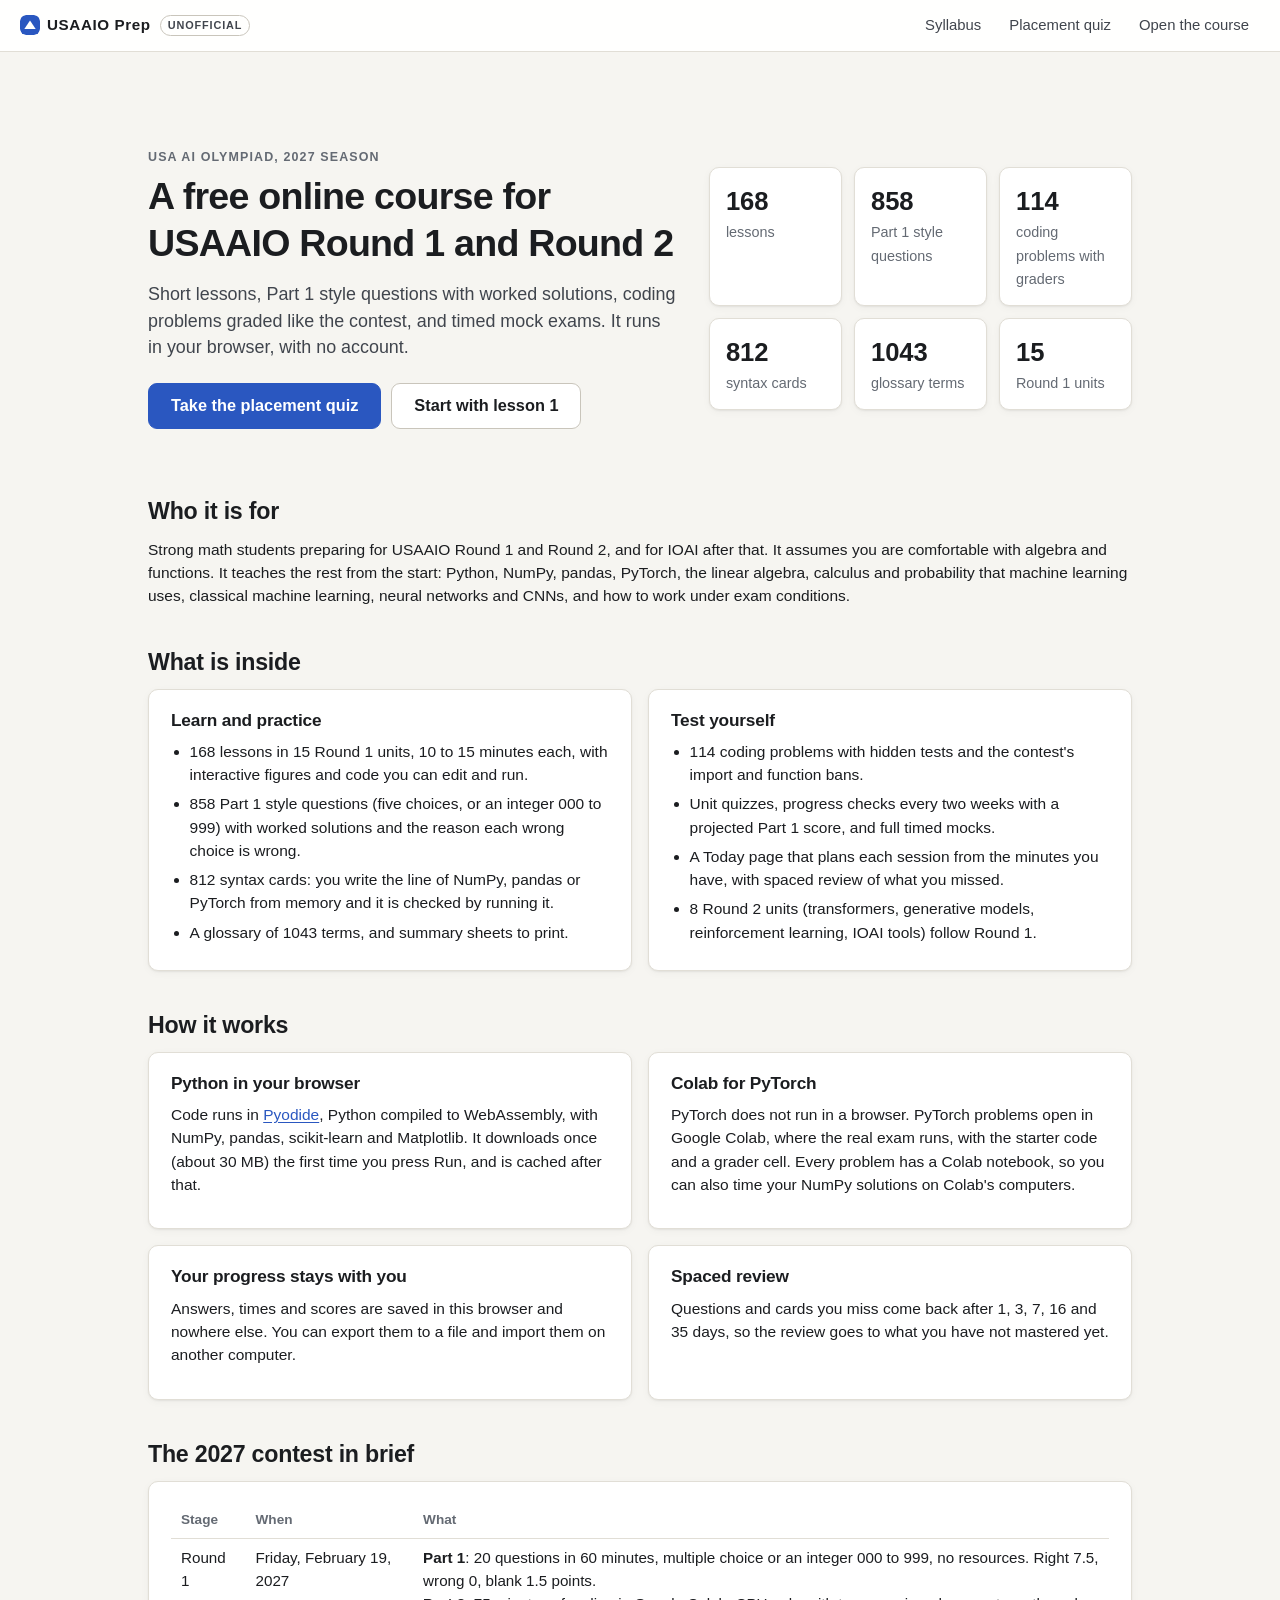
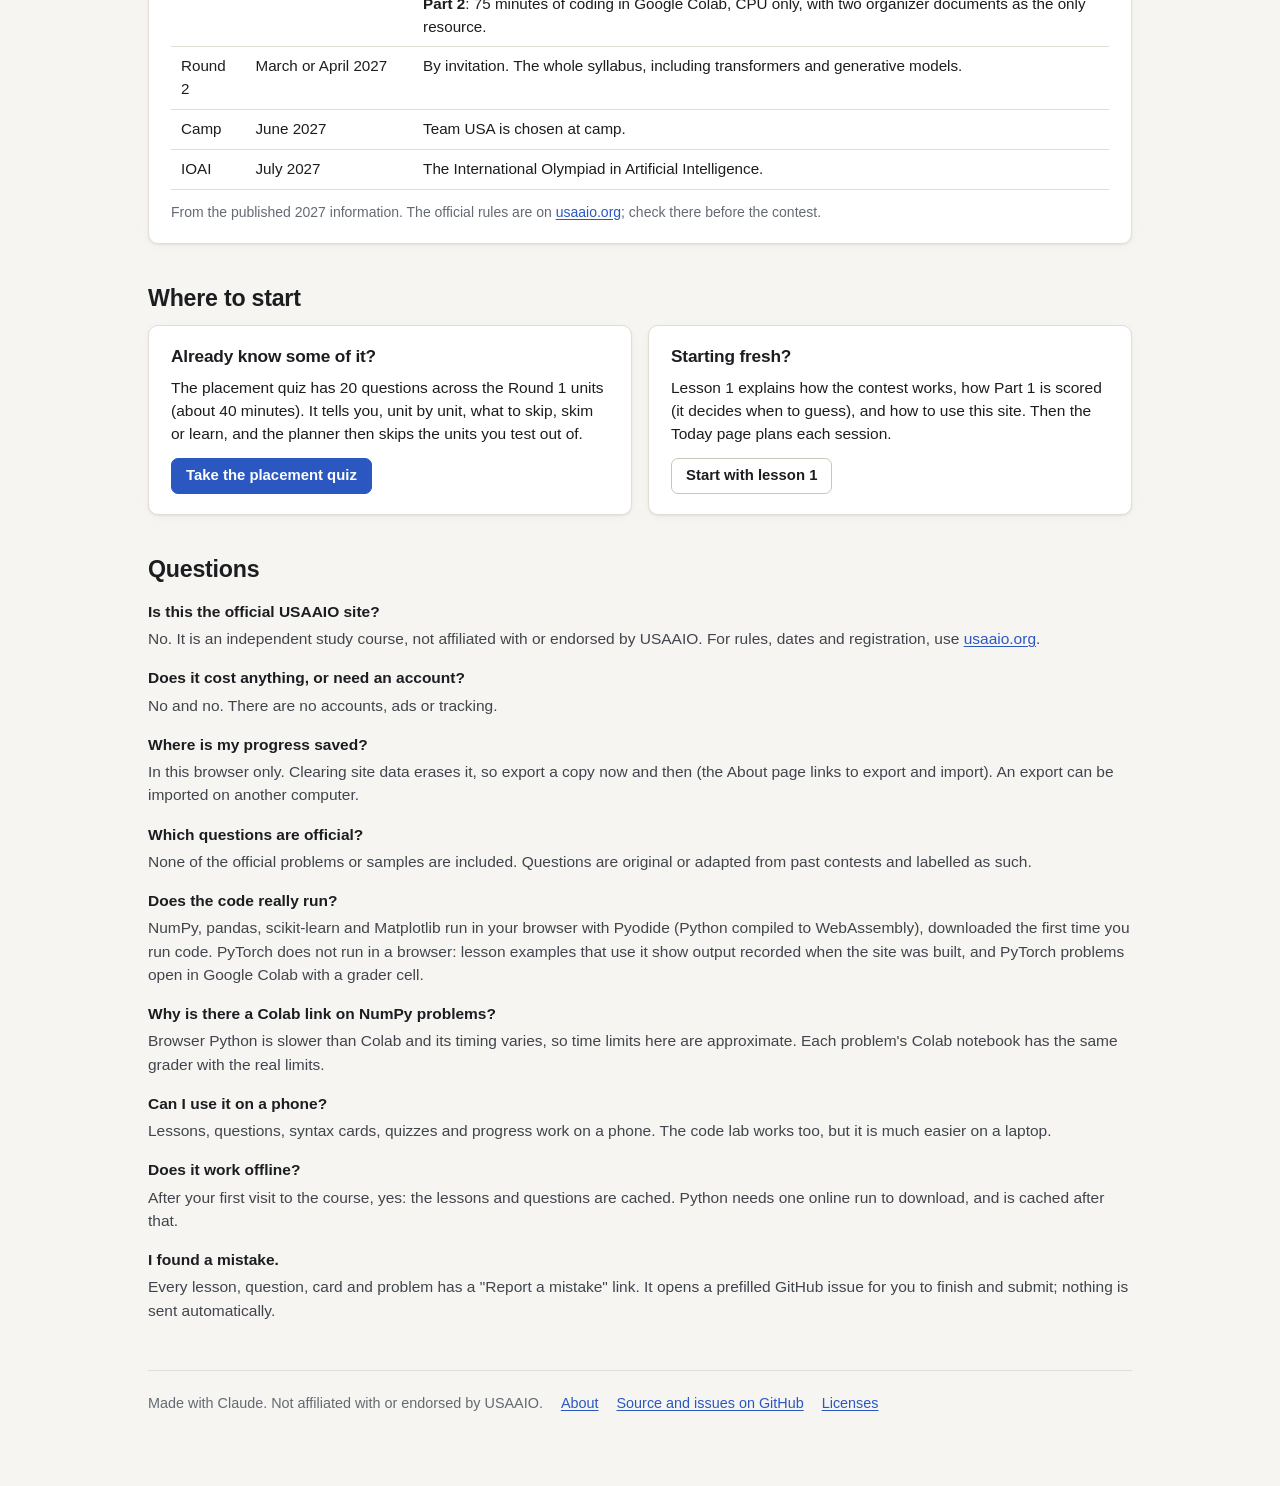
<file: index.html>
<!doctype html>
<html lang="en">
<head>
<meta charset="utf-8">
<meta name="viewport" content="width=device-width, initial-scale=1">
<title>USAAIO Prep: a free course for USAAIO Round 1 and 2</title>
<meta name="description" content="Free, unofficial study course for the USA AI Olympiad (USAAIO) Round 1 and Round 2: lessons, practice questions, coding problems with graders and timed mocks. Runs in your browser.">
<meta name="color-scheme" content="light dark">
<link rel="canonical" href="https://bengreff.github.io/usaaio-prep/">
<meta property="og:title" content="USAAIO Prep: a free course for USAAIO Round 1 and 2">
<meta property="og:description" content="Free, unofficial study course for the USA AI Olympiad (USAAIO) Round 1 and Round 2: lessons, practice questions, coding problems with graders and timed mocks. Runs in your browser.">
<meta property="og:type" content="website">
<meta property="og:url" content="https://bengreff.github.io/usaaio-prep/">
<meta property="og:image" content="https://bengreff.github.io/usaaio-prep/og.png">
<meta property="og:image:width" content="1200">
<meta property="og:image:height" content="630">
<meta name="twitter:card" content="summary_large_image">
<link rel="icon" href="data:image/svg+xml,%3Csvg xmlns='http://www.w3.org/2000/svg' viewBox='0 0 32 32'%3E%3Crect width='32' height='32' rx='7' fill='%232b59c3'/%3E%3Cpath d='M9 22 L16 9 L23 22' stroke='white' stroke-width='3' fill='none' stroke-linejoin='round'/%3E%3C/svg%3E">
<script>try { var t = localStorage.getItem('usaaio-theme'); if (t === 'light' || t === 'dark') document.documentElement.dataset.theme = t; } catch (e) {}
if (/^#\/./.test(location.hash)) location.replace('app.html' + location.hash);</script>
<link rel="stylesheet" href="static/app.css">
<style>
.land { max-width: 1040px; margin: 0 auto; padding: 0 28px 64px; }
.land-hero { padding: 56px 0 28px; display: grid; grid-template-columns: 1.25fr 1fr; gap: 32px; align-items: center; }
.land-hero h1 { font-size: 2.35rem; letter-spacing: -0.02em; margin-bottom: 14px; }
.land-hero .lede { font-size: 1.12rem; color: var(--text-2); max-width: 36em; }
.land-cta { display: flex; flex-wrap: wrap; gap: 10px; margin-top: 22px; }
.land-cta .btn { text-decoration: none; }
.land-counts { display: grid; grid-template-columns: repeat(3, 1fr); gap: 12px; }
.land-counts div { background: var(--surface); border: 1px solid var(--border); border-radius: var(--radius); padding: 14px 16px; box-shadow: var(--shadow); }
.land-counts b { display: block; font-size: 1.6rem; font-variant-numeric: tabular-nums; }
.land-counts span { color: var(--muted); font-size: .9rem; }
.land section { margin-top: 40px; }
.land h2 { font-size: 1.45rem; margin-bottom: 12px; }
.land .cols { display: grid; grid-template-columns: repeat(2, 1fr); gap: 16px; }
.land .cols > .panel { margin-top: 0; }
.land .panel h3 { margin-top: 0; }
.land ul.ticks { padding-left: 1.2em; margin: 0; }
.land ul.ticks li { margin: 6px 0; }
.land dl.faq dt { font-weight: 650; margin-top: 16px; }
.land dl.faq dd { margin: 4px 0 0; color: var(--text-2); }
.land table { border-collapse: collapse; width: 100%; font-size: .95rem; }
.land th, .land td { text-align: left; vertical-align: top; padding: 8px 10px; border-bottom: 1px solid var(--border); }
.land th { color: var(--muted); font-weight: 600; font-size: .85rem; }
.land-foot { border-top: 1px solid var(--border); margin-top: 48px; padding: 22px 0 8px; color: var(--muted); font-size: .9rem; display: flex; flex-wrap: wrap; gap: 8px 18px; }
.land-nav { display: flex; gap: 6px; flex: 1; justify-content: flex-end; }
.land-nav a { color: var(--text-2); text-decoration: none; padding: 6px 11px; border-radius: 7px; font-size: .93rem; }
.land-nav a:hover { background: var(--surface-2); color: var(--text); }
@media (max-width: 820px) {
  .land-hero { grid-template-columns: 1fr; padding-top: 32px; }
  .land .cols { grid-template-columns: 1fr; }
  .land-nav a.hide-narrow { display: none; }
}
@media (max-width: 640px) {
  .land { padding: 0 16px 48px; }
  .land-hero h1 { font-size: 1.85rem; }
  .land-counts { grid-template-columns: repeat(2, 1fr); }
  .land table { font-size: .9rem; }
}
</style>
</head>
<body>
<a class="skip" href="#main">Skip to content</a>
<header class="topbar">
  <a class="brand" href="./" aria-label="USAAIO Prep (unofficial), home">
    <span class="brand-mark" aria-hidden="true"></span><span class="brand-name">USAAIO Prep</span><span class="brand-tag">unofficial</span>
  </a>
  <nav class="land-nav" aria-label="Main">
    <a class="hide-narrow" href="app.html#/learn">Syllabus</a>
    <a class="hide-narrow" href="app.html#/placement">Placement quiz</a>
    <a href="app.html#/today">Open the course</a>
  </nav>
</header>
<main id="main" class="land" tabindex="-1">
<section class="land-hero" aria-labelledby="h-title">
  <div>
    <div class="eyebrow">USA AI Olympiad, 2027 season</div>
    <h1 id="h-title">A free online course for USAAIO Round 1 and Round 2</h1>
    <p class="lede">Short lessons, Part 1 style questions with worked solutions, coding problems graded like the contest,
    and timed mock exams. It runs in your browser, with no account.</p>
    <div class="land-cta">
      <a class="btn primary big" href="app.html#/placement">Take the placement quiz</a>
      <a class="btn big" href="app.html#/lesson/u00-l01">Start with lesson 1</a>
    </div>
  </div>
  <div class="land-counts" aria-label="What is inside">
<div><b>168</b><span>lessons</span></div>
<div><b>858</b><span>Part 1 style questions</span></div>
<div><b>114</b><span>coding problems with graders</span></div>
<div><b>812</b><span>syntax cards</span></div>
<div><b>1043</b><span>glossary terms</span></div>
<div><b>15</b><span>Round 1 units</span></div>
  </div>
</section>

<section aria-labelledby="h-who">
  <h2 id="h-who">Who it is for</h2>
  <p>Strong math students preparing for USAAIO Round 1 and Round 2, and for IOAI after that. It assumes you are
  comfortable with algebra and functions. It teaches the rest from the start: Python, NumPy, pandas, PyTorch, the
  linear algebra, calculus and probability that machine learning uses, classical machine learning, neural networks
  and CNNs, and how to work under exam conditions.</p>
</section>

<section aria-labelledby="h-inside">
  <h2 id="h-inside">What is inside</h2>
  <div class="cols">
    <div class="panel"><h3>Learn and practice</h3><ul class="ticks">
      <li>168 lessons in 15 Round 1 units, 10 to 15 minutes each, with interactive figures and code you can edit and run.</li>
      <li>858 Part 1 style questions (five choices, or an integer 000 to 999) with worked solutions and the reason each wrong choice is wrong.</li>
      <li>812 syntax cards: you write the line of NumPy, pandas or PyTorch from memory and it is checked by running it.</li>
      <li>A glossary of 1043 terms, and summary sheets to print.</li>
    </ul></div>
    <div class="panel"><h3>Test yourself</h3><ul class="ticks">
      <li>114 coding problems with hidden tests and the contest's import and function bans.</li>
      <li>Unit quizzes, progress checks every two weeks with a projected Part 1 score, and full timed mocks.</li>
      <li>A Today page that plans each session from the minutes you have, with spaced review of what you missed.</li>
      <li>8 Round 2 units (transformers, generative models, reinforcement learning, IOAI tools) follow Round 1.</li>
    </ul></div>
  </div>
</section>

<section aria-labelledby="h-how">
  <h2 id="h-how">How it works</h2>
  <div class="cols">
    <div class="panel"><h3>Python in your browser</h3><p>Code runs in <a href="https://pyodide.org">Pyodide</a>, Python
      compiled to WebAssembly, with NumPy, pandas, scikit-learn and Matplotlib. It downloads once (about 30 MB) the
      first time you press Run, and is cached after that.</p></div>
    <div class="panel"><h3>Colab for PyTorch</h3><p>PyTorch does not run in a browser. PyTorch problems open in Google
      Colab, where the real exam runs, with the starter code and a grader cell. Every problem has a Colab notebook,
      so you can also time your NumPy solutions on Colab's computers.</p></div>
    <div class="panel"><h3>Your progress stays with you</h3><p>Answers, times and scores are saved in this browser and
      nowhere else. You can export them to a file and import them on another computer.</p></div>
    <div class="panel"><h3>Spaced review</h3><p>Questions and cards you miss come back after 1, 3, 7, 16 and 35 days,
      so the review goes to what you have not mastered yet.</p></div>
  </div>
</section>

<section aria-labelledby="h-format">
  <h2 id="h-format">The 2027 contest in brief</h2>
  <div class="panel">
  <div class="table-wrap" style="margin:0"><table>
    <thead><tr><th scope="col">Stage</th><th scope="col">When</th><th scope="col">What</th></tr></thead>
    <tbody>
      <tr><td>Round 1</td><td>Friday, February 19, 2027</td><td><strong>Part 1</strong>: 20 questions in 60 minutes, multiple choice or an integer 000 to 999, no resources. Right 7.5, wrong 0, blank 1.5 points.<br><strong>Part 2</strong>: 75 minutes of coding in Google Colab, CPU only, with two organizer documents as the only resource.</td></tr>
      <tr><td>Round 2</td><td>March or April 2027</td><td>By invitation. The whole syllabus, including transformers and generative models.</td></tr>
      <tr><td>Camp</td><td>June 2027</td><td>Team USA is chosen at camp.</td></tr>
      <tr><td>IOAI</td><td>July 2027</td><td>The International Olympiad in Artificial Intelligence.</td></tr>
    </tbody>
  </table></div>
  <p class="small muted" style="margin:12px 0 0">From the published 2027 information. The official rules are on
  <a href="https://usaaio.org">usaaio.org</a>; check there before the contest.</p>
  </div>
</section>

<section aria-labelledby="h-start">
  <h2 id="h-start">Where to start</h2>
  <div class="cols">
    <div class="panel"><h3>Already know some of it?</h3><p>The placement quiz has 20 questions across
      the Round 1 units (about 40 minutes). It tells you, unit by unit, what to skip, skim or learn,
      and the planner then skips the units you test out of.</p>
      <p style="margin:0"><a class="btn primary" href="app.html#/placement">Take the placement quiz</a></p></div>
    <div class="panel"><h3>Starting fresh?</h3><p>Lesson 1 explains how the contest works, how Part 1 is scored
      (it decides when to guess), and how to use this site. Then the Today page plans each session.</p>
      <p style="margin:0"><a class="btn" href="app.html#/lesson/u00-l01">Start with lesson 1</a></p></div>
  </div>
</section>

<section aria-labelledby="h-faq">
  <h2 id="h-faq">Questions</h2>
  <dl class="faq">
<dt>Is this the official USAAIO site?</dt><dd>No. It is an independent study course, not affiliated with or endorsed by USAAIO. For rules, dates and registration, use <a href="https://usaaio.org">usaaio.org</a>.</dd>
<dt>Does it cost anything, or need an account?</dt><dd>No and no. There are no accounts, ads or tracking.</dd>
<dt>Where is my progress saved?</dt><dd>In this browser only. Clearing site data erases it, so export a copy now and then (the About page links to export and import). An export can be imported on another computer.</dd>
<dt>Which questions are official?</dt><dd>None of the official problems or samples are included. Questions are original or adapted from past contests and labelled as such.</dd>
<dt>Does the code really run?</dt><dd>NumPy, pandas, scikit-learn and Matplotlib run in your browser with Pyodide (Python compiled to WebAssembly), downloaded the first time you run code. PyTorch does not run in a browser: lesson examples that use it show output recorded when the site was built, and PyTorch problems open in Google Colab with a grader cell.</dd>
<dt>Why is there a Colab link on NumPy problems?</dt><dd>Browser Python is slower than Colab and its timing varies, so time limits here are approximate. Each problem's Colab notebook has the same grader with the real limits.</dd>
<dt>Can I use it on a phone?</dt><dd>Lessons, questions, syntax cards, quizzes and progress work on a phone. The code lab works too, but it is much easier on a laptop.</dd>
<dt>Does it work offline?</dt><dd>After your first visit to the course, yes: the lessons and questions are cached. Python needs one online run to download, and is cached after that.</dd>
<dt>I found a mistake.</dt><dd>Every lesson, question, card and problem has a "Report a mistake" link. It opens a prefilled GitHub issue for you to finish and submit; nothing is sent automatically.</dd>
  </dl>
</section>
<footer class="land-foot">
  <span>Made with Claude. Not affiliated with or endorsed by USAAIO.</span>
  <a href="app.html#/about">About</a>
  <a href="https://github.com/bengreff/usaaio-prep">Source and issues on GitHub</a>
  <a href="LICENSES.md">Licenses</a>
</footer>
</main>
</body>
</html>
</file>
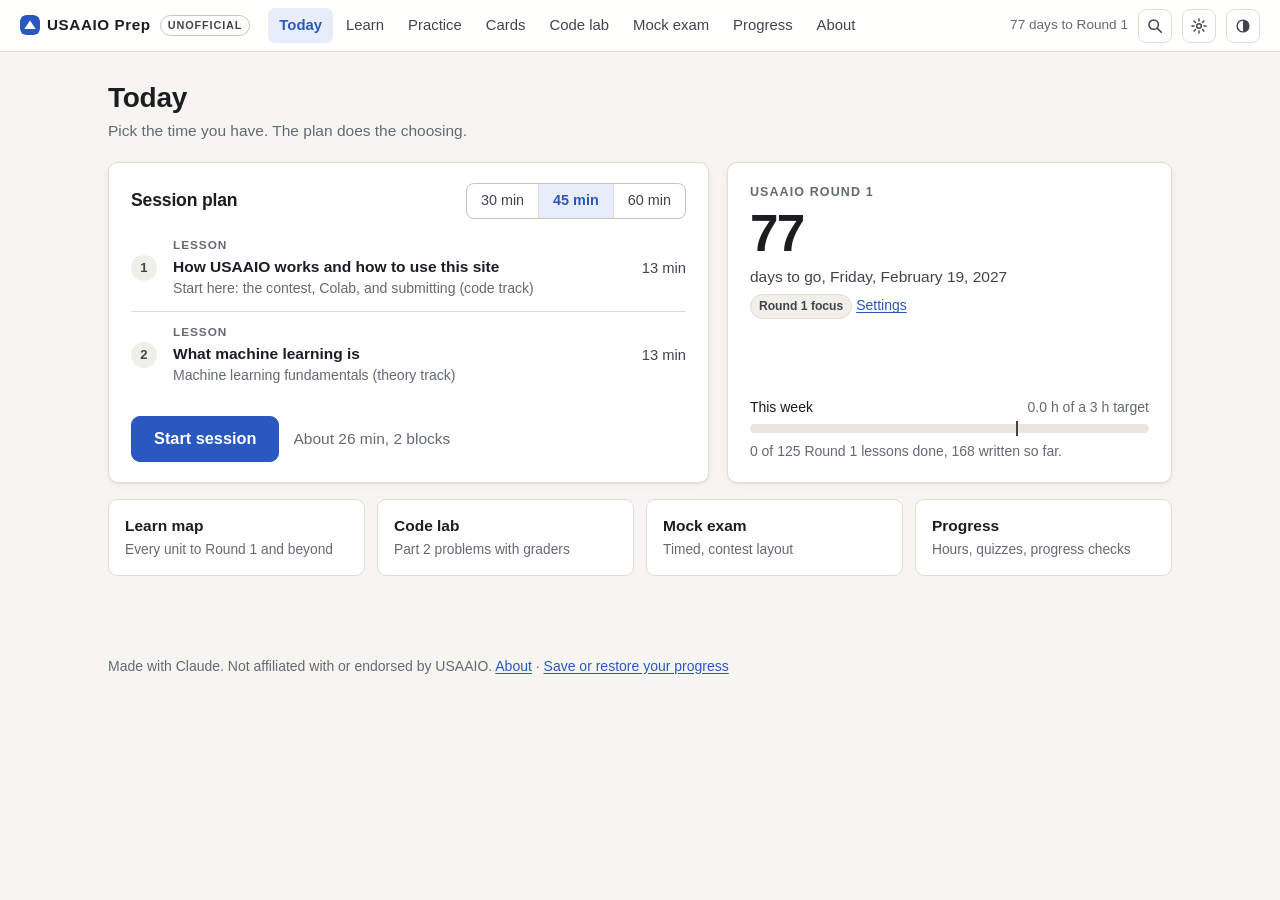
<file: app.html>
<!doctype html>
<html lang="en">
<head>
<meta charset="utf-8">
<meta name="viewport" content="width=device-width, initial-scale=1">
<title>USAAIO Prep</title>
<meta name="description" content="Free study site for USAAIO Round 1: lessons, practice questions, coding problems and mock exams. Runs in your browser. Not affiliated with USAAIO.">
<meta name="color-scheme" content="light dark">
<meta http-equiv="Content-Security-Policy" content="default-src 'self'; script-src 'self' 'unsafe-inline'; style-src 'self' 'unsafe-inline'; img-src 'self' data: blob:; font-src 'self' data:; connect-src 'self'; worker-src 'self'; object-src 'none'; base-uri 'self'; form-action 'none'">
<script>window.STATIC_MODE = {"build": "2026-11-19 08:20", "owner": "bengreff", "repo": "usaaio-prep", "pages_url": "https://bengreff.github.io/usaaio-prep/", "colab_base": "https://colab.research.google.com/github/bengreff/usaaio-prep/blob/main/notebooks/", "pyodide": {"version": "0.29.5", "indexURL": "https://cdn.jsdelivr.net/pyodide/v0.29.5/full/", "packages": {"python": "3.13.2", "numpy": "2.2.5", "pandas": "2.3.3", "scikit-learn": "1.7.0", "scipy": "1.14.1", "matplotlib": "3.8.4"}}, "colab_versions": {"python": "3.13", "numpy": "2.4.6", "pandas": "2.2.3", "scikit-learn": "1.6.1", "torch": "2.14.1 (CPU)"}, "colab_modules": ["torch", "torchvision", "transformers"], "notebooks": ["u00-p01", "u01-p01", "u01-p02", "u01-p03", "u01-p04", "u01-p05", "u01-p06", "u02-p01", "u02-p02", "u02-p03", "u02-p04", "u02-p05", "u02-p06", "u02-p07", "u02-p08", "u02-p09", "u03-p01", "u03-p02", "u03-p03", "u03-p04", "u04-p01", "u04-p02", "u04-p03", "u04-p04", "u05-p01", "u05-p02", "u05-p03", "u06-p01", "u06-p02", "u06-p03", "u07-p01", "u07-p02", "u07-p03", "u07-p04", "u07-p05", "u07-p06", "u07-p07", "u07-p08", "u08-p01", "u08-p02", "u08-p03", "u08-p04", "u08-p05", "u09-p01", "u09-p02", "u09-p03", "u09-p04", "u09-p05", "u09-p06", "u09-p07", "u10-p01", "u10-p02", "u10-p03", "u10-p04", "u10-p05", "u10-p06", "u11-p01", "u11-p02", "u11-p03", "u11-p04", "u11-p05", "u12-p01", "u12-p02", "u12-p03", "u12-p04", "u12-p05", "u12-p06", "u13-p02", "u13-p03", "u13-p04", "u15-p01", "u15-p02", "u15-p03", "u15-p04", "u15-p05", "u15-p06", "u15-p07", "u16-p01", "u16-p02", "u16-p03", "u16-p04", "u16-p05", "u16-p06", "u17-p01", "u17-p02", "u17-p03", "u17-p04", "u17-p05", "u18-p01", "u18-p02", "u18-p03", "u18-p04", "u18-p05", "u18-p06", "u18-p07", "u19-p01", "u19-p02", "u19-p03", "u19-p04", "u19-p05", "u19-p06", "u20-p01", "u20-p02", "u20-p03", "u20-p04", "u20-p05", "u20-p06", "u20-p07", "u21-p01", "u21-p02", "u21-p03", "u21-p04", "u21-p05", "u22-p01"]};</script>
<link rel="icon" href="data:image/svg+xml,%3Csvg xmlns='http://www.w3.org/2000/svg' viewBox='0 0 32 32'%3E%3Crect width='32' height='32' rx='7' fill='%232b59c3'/%3E%3Cpath d='M9 22 L16 9 L23 22' stroke='white' stroke-width='3' fill='none' stroke-linejoin='round'/%3E%3C/svg%3E">
<script>
  // Apply the saved theme before first paint (no flash).
  try { var t = localStorage.getItem('usaaio-theme'); if (t === 'light' || t === 'dark') document.documentElement.dataset.theme = t; } catch (e) {}
  // If a script fails to load (the local server dropped a connection), reload up to twice, then explain.
  window.__bootFail = function () {
    if (window.__bootFailed) return;
    window.__bootFailed = true;
    try {
      var n = +(sessionStorage.getItem('usaaio-boot-retry') || 0);
      if (n < 2) { sessionStorage.setItem('usaaio-boot-retry', String(n + 1)); setTimeout(function () { location.reload(); }, 400); return; }
    } catch (e) {}
    var show = function () {
      document.getElementById('main').innerHTML = '<div class="page"><div class="panel error-panel" role="alert"><h2>The page did not load</h2>' +
        '<p>Part of the site failed to load. Check your connection and reload the page.</p></div></div>';
    };
    if (document.getElementById('main')) show(); else document.addEventListener('DOMContentLoaded', show);
  };
</script>
<link rel="stylesheet" href="static/vendor/katex.min.css">
<link rel="stylesheet" href="static/vendor/cm/codemirror.min.css">
<link rel="stylesheet" href="static/app.css">
<link rel="canonical" href="https://bengreff.github.io/usaaio-prep/app.html">
<meta property="og:title" content="USAAIO Prep">
<meta property="og:description" content="Free, unofficial study course for the USA AI Olympiad (USAAIO) Round 1 and Round 2: lessons, practice questions, coding problems with graders and timed mocks. Runs in your browser.">
<meta property="og:type" content="website">
<meta property="og:url" content="https://bengreff.github.io/usaaio-prep/app.html">
<meta property="og:image" content="https://bengreff.github.io/usaaio-prep/og.png">
<meta property="og:image:width" content="1200">
<meta property="og:image:height" content="630">
<meta name="twitter:card" content="summary_large_image">
</head>
<body>
<a class="skip" href="#main">Skip to content</a>
<header class="topbar">
  <a class="brand" href="#/today" aria-label="USAAIO Prep (unofficial), today">
    <span class="brand-mark" aria-hidden="true"></span><span class="brand-name">USAAIO Prep</span><span class="brand-tag">unofficial</span>
  </a>
  <button class="icon-btn nav-toggle" id="nav-toggle" type="button" aria-expanded="false" aria-controls="main-nav" aria-label="Menu"><svg viewBox="0 0 20 20" aria-hidden="true"><path d="M3 5.5h14M3 10h14M3 14.5h14" stroke="currentColor" stroke-width="1.7" stroke-linecap="round"/></svg></button>
  <nav class="nav" id="main-nav" aria-label="Main">
    <a href="#/today" data-nav="today">Today</a>
    <a href="#/learn" data-nav="learn">Learn</a>
    <a href="#/practice" data-nav="practice">Practice</a>
    <a href="#/cards" data-nav="cards">Cards</a>
    <a href="#/code" data-nav="code">Code lab</a>
    <a href="#/mock" data-nav="mock">Mock exam</a>
    <a href="#/progress" data-nav="progress">Progress</a>
    <a href="#/about" data-nav="about">About</a>
  </nav>
  <div class="topbar-right">
    <span class="countdown" id="countdown" title="Days until Round 1, Fri Feb 19 2027"></span>
    <a class="icon-btn" id="search-btn" href="#/search" aria-label="Search (press /)" title="Search (press /)"><svg viewBox="0 0 20 20" aria-hidden="true"><circle cx="8.5" cy="8.5" r="5.2" fill="none" stroke="currentColor" stroke-width="1.7"/><path d="M12.4 12.4 17 17" stroke="currentColor" stroke-width="1.7" stroke-linecap="round"/></svg></a>
    <a class="icon-btn" id="settings-btn" href="#/settings" aria-label="Settings" title="Settings"><svg viewBox="0 0 20 20" aria-hidden="true"><circle cx="10" cy="10" r="2.6" fill="none" stroke="currentColor" stroke-width="1.6"/><path d="M10 2.2v2.2M10 15.6v2.2M2.2 10h2.2M15.6 10h2.2M4.5 4.5l1.6 1.6M13.9 13.9l1.6 1.6M4.5 15.5l1.6-1.6M13.9 6.1l1.6-1.6" stroke="currentColor" stroke-width="1.6" stroke-linecap="round"/></svg></a>
    <button class="icon-btn" id="theme-btn" type="button" aria-label="Theme"></button>
  </div>
</header>
<div id="session-bar" class="session-bar" hidden></div>
<main id="main" tabindex="-1"></main>
<footer class="page muted small" id="site-foot" style="padding-top:0">Made with Claude. Not affiliated with or endorsed by USAAIO. <a href="#/about">About</a> · <a href="#/data">Save or restore your progress</a></footer>
<div id="toasts" class="toasts" aria-live="polite"></div>
<div id="gloss-tip" class="gloss-tip" role="tooltip" hidden></div>
<noscript><p style="padding:2rem">This study site needs JavaScript.</p></noscript>
<script src="static/vendor/katex.min.js" onerror="__bootFail()"></script>
<script src="static/vendor/marked.min.js" onerror="__bootFail()"></script>
<script src="static/vendor/cm/codemirror.min.js" onerror="__bootFail()"></script>
<script src="static/vendor/cm/python.min.js" onerror="__bootFail()"></script>
<script src="static/vendor/cm/matchbrackets.min.js" onerror="__bootFail()"></script>
<script src="static/vendor/cm/closebrackets.min.js" onerror="__bootFail()"></script>
<script src="static/vendor/cm/comment.min.js" onerror="__bootFail()"></script>
<script type="module" src="static/js/app.js" onerror="__bootFail()"></script>
</body>
</html>
</file>
<file: static/app.css>
/* USAAIO study site. Tokens first; dark mode follows the system unless data-theme is set. */
:root {
  --bg: #f6f5f1; --surface: #ffffff; --surface-2: #f0efea; --surface-3: #e8e6df;
  --text: #1b1d20; --text-2: #40454d; --muted: #646a73; --border: #e1ded6; --border-strong: #c9c5bb;
  --accent: #2a57c0; --accent-hover: #2149a6; --accent-ink: #ffffff; --accent-soft: #e7edfa; --accent-line: #b9c9ef;
  --ok: #19703f; --ok-soft: #e3f3e8; --ok-line: #9fd3b1;
  --bad: #b3261e; --bad-soft: #fbe9e7; --bad-line: #efb2ab;
  --warn: #8a5a00; --warn-soft: #fdf3d8; --warn-line: #e9cf86;
  --violet: #6b3fb5; --violet-soft: #f1ebfa; --violet-line: #cdb8ef;
  --blank: #5b6573; --blank-soft: #eceef1;
  --code-bg: #f3f2ed; --code-fg: #22252a; --code-border: #e4e1d8;
  --syn-kw: #8d2fb0; --syn-str: #2f7d32; --syn-num: #b4500b; --syn-com: #61666e; --syn-def: #1f5fbf; --syn-builtin: #0b6f78;
  --syn-op: #5b5f66; --syn-prop: #22252a; --syn-meta: #a0522d;
  --c1: #2a57c0; --c2: #c2410c; --c3: #17804a; --c4: #8b3fb8; --c5: #a16207;
  --shadow: 0 1px 2px rgba(20, 20, 15, .06), 0 2px 8px rgba(20, 20, 15, .04);
  --shadow-lg: 0 10px 40px rgba(20, 20, 15, .18);
  --radius: 10px; --radius-sm: 7px;
  --font-ui: -apple-system, BlinkMacSystemFont, "SF Pro Text", "Segoe UI", Roboto, "Helvetica Neue", Arial, sans-serif;
  --font-read: Charter, "Iowan Old Style", "Palatino Linotype", Georgia, serif;
  --font-mono: "SF Mono", ui-monospace, Menlo, Monaco, Consolas, monospace;
  --topbar-h: 52px;
  color-scheme: light;
}
@media (prefers-color-scheme: dark) {
  :root:not([data-theme="light"]) {
    --bg: #111316; --surface: #191c20; --surface-2: #20242a; --surface-3: #2a2f36;
    --text: #e6e7e9; --text-2: #c3c7cd; --muted: #959ca6; --border: #2b3036; --border-strong: #3c434b;
    --accent: #7ea3ff; --accent-hover: #9ab7ff; --accent-ink: #0c1220; --accent-soft: #1b2741; --accent-line: #34508a;
    --ok: #5cc98d; --ok-soft: #12291c; --ok-line: #2a6141;
    --bad: #ff8a7f; --bad-soft: #341614; --bad-line: #7a3029;
    --warn: #e6b94f; --warn-soft: #2f250c; --warn-line: #6e5520;
    --violet: #c3a3ff; --violet-soft: #251b38; --violet-line: #4f3a7a;
    --blank: #a6afbb; --blank-soft: #252a31;
    --code-bg: #15181c; --code-fg: #dfe2e6; --code-border: #2a2f35;
    --syn-kw: #d49bf0; --syn-str: #93d18f; --syn-num: #f0a868; --syn-com: #7e8794; --syn-def: #82b1ff; --syn-builtin: #5fd0d8;
    --syn-op: #aab1ba; --syn-prop: #dfe2e6; --syn-meta: #e3a27a;
    --c1: #7ea3ff; --c2: #ff9b6a; --c3: #5cc98d; --c4: #c79bff; --c5: #e6b94f;
    --shadow: 0 1px 2px rgba(0, 0, 0, .3); --shadow-lg: 0 12px 40px rgba(0, 0, 0, .55);
    color-scheme: dark;
  }
}
:root[data-theme="dark"] {
  --bg: #111316; --surface: #191c20; --surface-2: #20242a; --surface-3: #2a2f36;
  --text: #e6e7e9; --text-2: #c3c7cd; --muted: #959ca6; --border: #2b3036; --border-strong: #3c434b;
  --accent: #7ea3ff; --accent-hover: #9ab7ff; --accent-ink: #0c1220; --accent-soft: #1b2741; --accent-line: #34508a;
  --ok: #5cc98d; --ok-soft: #12291c; --ok-line: #2a6141;
  --bad: #ff8a7f; --bad-soft: #341614; --bad-line: #7a3029;
  --warn: #e6b94f; --warn-soft: #2f250c; --warn-line: #6e5520;
  --violet: #c3a3ff; --violet-soft: #251b38; --violet-line: #4f3a7a;
  --blank: #a6afbb; --blank-soft: #252a31;
  --code-bg: #15181c; --code-fg: #dfe2e6; --code-border: #2a2f35;
  --syn-kw: #d49bf0; --syn-str: #93d18f; --syn-num: #f0a868; --syn-com: #7e8794; --syn-def: #82b1ff; --syn-builtin: #5fd0d8;
  --syn-op: #aab1ba; --syn-prop: #dfe2e6; --syn-meta: #e3a27a;
  --c1: #7ea3ff; --c2: #ff9b6a; --c3: #5cc98d; --c4: #c79bff; --c5: #e6b94f;
  --shadow: 0 1px 2px rgba(0, 0, 0, .3); --shadow-lg: 0 12px 40px rgba(0, 0, 0, .55);
  color-scheme: dark;
}

/* ------------------------------------------------------------------ base */
*, *::before, *::after { box-sizing: border-box; }
html { -webkit-text-size-adjust: 100%; }
body { margin: 0; background: var(--bg); color: var(--text); font: 15.5px/1.5 var(--font-ui); -webkit-font-smoothing: antialiased; min-height: 100vh; }
a { color: var(--accent); text-underline-offset: 2px; }
a:hover { color: var(--accent-hover); }
h1, h2, h3, h4 { line-height: 1.25; margin: 0 0 .5em; font-weight: 650; letter-spacing: -0.01em; }
h1 { font-size: 1.75rem; } h2 { font-size: 1.3rem; } h3 { font-size: 1.08rem; }
p { margin: 0 0 .8em; }
code, kbd, pre, .mono { font-family: var(--font-mono); font-size: .9em; }
:focus-visible { outline: 2px solid var(--accent); outline-offset: 2px; border-radius: 4px; }
::selection { background: var(--accent-soft); }
[hidden] { display: none !important; }
.sr-only { position: absolute; width: 1px; height: 1px; overflow: hidden; clip: rect(0 0 0 0); white-space: nowrap; }
.skip { position: absolute; left: -999px; top: 8px; background: var(--surface); padding: 8px 12px; z-index: 100; }
.skip:focus { left: 8px; }
.muted { color: var(--muted); }
.small { font-size: .875rem; }
kbd { background: var(--surface-2); border: 1px solid var(--border); border-bottom-width: 2px; border-radius: 4px; padding: 0 .35em; font-size: .8em; color: var(--text-2); }

/* ------------------------------------------------------------------ top bar */
.topbar { position: sticky; top: 0; z-index: 30; height: var(--topbar-h); display: flex; align-items: center; gap: 18px; padding: 0 20px;
  background: color-mix(in srgb, var(--surface) 92%, transparent); backdrop-filter: saturate(1.4) blur(8px); border-bottom: 1px solid var(--border); }
.brand { display: flex; align-items: center; gap: 7px; text-decoration: none; color: var(--text); flex: none; }
.brand-mark { width: 20px; height: 20px; border-radius: 6px; background: var(--accent);
  mask: url("data:image/svg+xml,%3Csvg xmlns='http://www.w3.org/2000/svg' viewBox='0 0 32 32'%3E%3Crect width='32' height='32' rx='7'/%3E%3C/svg%3E"); position: relative; }
.brand-mark::after { content: ""; position: absolute; inset: 5px 4px 6px; border: 2.5px solid var(--accent-ink); border-top: 0; border-right-color: transparent;
  transform: skewX(0); clip-path: polygon(50% 0, 100% 100%, 0 100%); border: 0; background: var(--accent-ink); }
.brand-name { font-weight: 700; letter-spacing: .04em; font-size: .95rem; }
.brand-sub { color: var(--muted); font-size: .95rem; }
.nav { display: flex; gap: 2px; overflow-x: auto; scrollbar-width: none; flex: 1; min-width: 0; }
.nav::-webkit-scrollbar { display: none; }
.nav a { color: var(--text-2); text-decoration: none; padding: 6px 11px; border-radius: 7px; white-space: nowrap; font-size: .93rem; }
.nav a:hover { background: var(--surface-2); color: var(--text); }
.nav a[aria-current="page"] { color: var(--accent); background: var(--accent-soft); font-weight: 600; }
.topbar-right { display: flex; align-items: center; gap: 10px; flex: none; }
.countdown { font-size: .85rem; color: var(--muted); white-space: nowrap; font-variant-numeric: tabular-nums; }
.icon-btn { width: 34px; height: 34px; display: grid; place-items: center; border-radius: 8px; border: 1px solid var(--border); background: var(--surface); color: var(--text-2); cursor: pointer; }
.icon-btn:hover { background: var(--surface-2); color: var(--text); }
.icon-btn svg { width: 18px; height: 18px; }

/* ------------------------------------------------------------------ session bar */
.session-bar { position: sticky; top: var(--topbar-h); z-index: 25; background: var(--surface); border-bottom: 1px solid var(--border); }
.session-inner { max-width: 1240px; margin: 0 auto; padding: 7px 20px; display: flex; align-items: center; gap: 14px; flex-wrap: wrap; }
.session-label { font-size: .78rem; text-transform: uppercase; letter-spacing: .08em; color: var(--muted); font-weight: 600; }
.session-steps { list-style: none; display: flex; gap: 4px; margin: 0; padding: 0; flex-wrap: wrap; }
.step { display: inline-flex; align-items: center; gap: 6px; border: 1px solid var(--border); background: var(--surface); color: var(--text-2);
  border-radius: 999px; padding: 3px 10px 3px 4px; font: inherit; font-size: .84rem; cursor: pointer; }
.step-n { width: 18px; height: 18px; border-radius: 50%; display: grid; place-items: center; font-size: .72rem; background: var(--surface-2); color: var(--muted); font-weight: 600; }
.step.current { border-color: var(--accent); color: var(--accent); background: var(--accent-soft); font-weight: 600; }
.step.current .step-n { background: var(--accent); color: var(--accent-ink); }
.step.done { color: var(--ok); }
.step.done .step-n { background: var(--ok); }
.step.done .step-n::after { content: ""; width: 8px; height: 4px; border: 2px solid var(--surface); border-top: 0; border-right: 0; transform: translateY(-1px) rotate(-45deg); }
.session-progress { flex: 1; min-width: 80px; height: 6px; background: var(--surface-3); border-radius: 99px; overflow: hidden; }
.session-progress-fill { height: 100%; background: var(--ok); border-radius: 99px; transition: width .3s; }
.session-actions { display: flex; gap: 6px; align-items: center; }
.session-done { color: var(--ok); font-weight: 600; font-size: .9rem; }

/* ------------------------------------------------------------------ layout */
main { outline: none; }
.page { max-width: 1120px; margin: 0 auto; padding: 28px 28px 80px; }
.page.wide { max-width: none; padding: 0; }
.page-head { display: flex; align-items: flex-end; justify-content: space-between; gap: 16px; flex-wrap: wrap; margin-bottom: 20px; }
.page-head h1 { margin: 0; }
.page-head .sub { color: var(--muted); margin: 4px 0 0; }
.eyebrow { font-size: .78rem; text-transform: uppercase; letter-spacing: .09em; color: var(--muted); font-weight: 600; margin-bottom: 6px; }
.panel { background: var(--surface); border: 1px solid var(--border); border-radius: var(--radius); padding: 20px 22px; box-shadow: var(--shadow); }
.panel + .panel { margin-top: 16px; }
.panel h2 { font-size: 1.1rem; }
.grid-2 { display: grid; grid-template-columns: 1fr 1fr; gap: 16px; }
.grid-3 { display: grid; grid-template-columns: repeat(3, 1fr); gap: 14px; }
.row { display: flex; align-items: center; gap: 10px; flex-wrap: wrap; }
.spacer { flex: 1; }
.stack > * + * { margin-top: 12px; }
.error-panel { border-color: var(--bad-line); background: var(--bad-soft); }
.error-panel h2 { color: var(--bad); }
.loading { display: flex; align-items: center; gap: 10px; color: var(--muted); padding: 40px 0; justify-content: center; }
.spinner { width: 16px; height: 16px; border: 2px solid var(--border-strong); border-top-color: var(--accent); border-radius: 50%; animation: spin .8s linear infinite; display: inline-block; }
@keyframes spin { to { transform: rotate(360deg); } }
.empty { text-align: center; padding: 36px 20px; color: var(--text-2); }
.empty h2 { margin-bottom: 8px; }

/* ------------------------------------------------------------------ controls */
.btn { display: inline-flex; align-items: center; justify-content: center; gap: 7px; font: inherit; font-size: .93rem; font-weight: 550; line-height: 1.2;
  padding: 8px 14px; border-radius: var(--radius-sm); border: 1px solid var(--border-strong); background: var(--surface); color: var(--text);
  cursor: pointer; text-decoration: none; white-space: nowrap; transition: background .12s, border-color .12s; }
.btn:hover { background: var(--surface-2); color: var(--text); }
.btn { max-width: 100%; }
.lesson-links .btn, .session-next, .quick a { white-space: normal; text-align: left; }
.btn:disabled { opacity: .5; cursor: not-allowed; }
.btn.primary { background: var(--accent); border-color: var(--accent); color: var(--accent-ink); }
.btn.primary:hover:not(:disabled) { background: var(--accent-hover); border-color: var(--accent-hover); }
.btn.ghost { border-color: transparent; background: transparent; color: var(--text-2); }
.btn.ghost:hover:not(:disabled) { background: var(--surface-2); color: var(--text); }
.btn.danger { background: var(--bad); border-color: var(--bad); color: #fff; }
.btn.small { padding: 4px 10px; font-size: .84rem; }
.btn.big { padding: 12px 22px; font-size: 1.02rem; border-radius: 9px; }
.btn .kbd-hint { font-size: .75rem; opacity: .75; font-weight: 500; }
.seg { display: inline-flex; border: 1px solid var(--border-strong); border-radius: 8px; overflow: hidden; background: var(--surface); }
.seg button { font: inherit; font-size: .9rem; padding: 6px 14px; border: 0; background: transparent; color: var(--text-2); cursor: pointer; border-right: 1px solid var(--border); }
.seg button:last-child { border-right: 0; }
.seg button[aria-pressed="true"] { background: var(--accent-soft); color: var(--accent); font-weight: 650; }
select, input[type="text"], input[type="number"], input[type="search"] { font: inherit; font-size: .93rem; color: var(--text); background: var(--surface);
  border: 1px solid var(--border-strong); border-radius: var(--radius-sm); padding: 7px 10px; }
select { padding-right: 28px; }
label.field { display: flex; flex-direction: column; gap: 5px; font-size: .85rem; color: var(--text-2); font-weight: 550; }
.chip { display: inline-flex; align-items: center; gap: 5px; font-size: .76rem; font-weight: 600; padding: 2px 8px; border-radius: 99px; background: var(--surface-2);
  color: var(--text-2); border: 1px solid var(--border); white-space: nowrap; line-height: 1.5; }
.chip.ok { background: var(--ok-soft); color: var(--ok); border-color: var(--ok-line); }
.chip.bad { background: var(--bad-soft); color: var(--bad); border-color: var(--bad-line); }
.chip.warn { background: var(--warn-soft); color: var(--warn); border-color: var(--warn-line); }
.chip.accent { background: var(--accent-soft); color: var(--accent); border-color: var(--accent-line); }
.chip.muted { color: var(--muted); }
.dot { width: 9px; height: 9px; border-radius: 50%; display: inline-block; flex: none; }
.bar { height: 7px; background: var(--surface-3); border-radius: 99px; overflow: hidden; }
.bar > span { display: block; height: 100%; background: var(--accent); border-radius: 99px; }
.bar.ok > span { background: var(--ok); }

/* toasts and dialogs */
.toasts { position: fixed; bottom: 18px; right: 18px; display: flex; flex-direction: column; gap: 8px; z-index: 60; max-width: min(440px, calc(100vw - 36px)); }
.toast { background: var(--surface); color: var(--text); border: 1px solid var(--border-strong); border-left: 4px solid var(--accent); border-radius: 8px;
  padding: 10px 14px; box-shadow: var(--shadow-lg); font-size: .92rem; transition: opacity .3s, transform .3s; }
.toast-error { border-left-color: var(--bad); }
.toast-ok { border-left-color: var(--ok); }
.toast.out { opacity: 0; transform: translateY(6px); }
.dialog { border: 1px solid var(--border); border-radius: 12px; padding: 22px 24px; max-width: 460px; width: calc(100vw - 40px); background: var(--surface); color: var(--text); box-shadow: var(--shadow-lg); }
.dialog::backdrop { background: rgba(10, 12, 16, .45); }
.dialog h2 { font-size: 1.15rem; }
.dialog p { color: var(--text-2); }
.dialog-actions { display: flex; justify-content: flex-end; gap: 8px; margin-top: 18px; }

/* ------------------------------------------------------------------ prose (lessons, statements, solutions) */
.prose { font-family: var(--font-read); font-size: 1.1rem; line-height: 1.62; color: var(--text); overflow-wrap: break-word; }
.prose > :first-child { margin-top: 0; }
.prose > :last-child { margin-bottom: 0; }
.prose p, .prose ul, .prose ol { margin: 0 0 .9em; }
.prose ul, .prose ol { padding-left: 1.4em; }
.prose li { margin: .2em 0; }
.prose h2 { font-family: var(--font-ui); font-size: 1.3rem; margin: 1.8em 0 .55em; }
.prose h3 { font-family: var(--font-ui); font-size: 1.1rem; margin: 1.5em 0 .45em; }
.prose h4 { font-family: var(--font-ui); font-size: 1rem; margin: 1.3em 0 .4em; }
.prose strong { font-weight: 700; }
.prose :not(pre) > code { background: var(--code-bg); border: 1px solid var(--code-border); border-radius: 5px; padding: .05em .32em; font-size: .84em; color: var(--code-fg); overflow-wrap: anywhere; -webkit-box-decoration-break: clone; box-decoration-break: clone; }
.prose blockquote { margin: 0 0 1em; padding: .1em 1em; border-left: 3px solid var(--border-strong); color: var(--text-2); }
.prose hr { border: 0; border-top: 1px solid var(--border); margin: 2em 0; }
.prose img { max-width: 100%; }
.table-wrap { overflow-x: auto; margin: 0 0 1em; }
.prose table { border-collapse: collapse; font-family: var(--font-ui); font-size: .92rem; min-width: 50%; }
.prose th, .prose td { border-bottom: 1px solid var(--border); padding: 7px 14px 7px 0; text-align: left; vertical-align: top; }
.prose th { font-weight: 650; color: var(--text-2); border-bottom-color: var(--border-strong); }
.code-block { background: var(--code-bg); border: 1px solid var(--code-border); border-radius: 8px; padding: 12px 14px; overflow-x: auto; margin: 0 0 1em;
  font-size: .86rem; line-height: 1.55; color: var(--code-fg); }
.code-block code { font-size: inherit; background: none; border: 0; padding: 0; white-space: pre; }
.math-block { overflow-x: auto; overflow-y: hidden; margin: .2em 0 1em; padding: 2px 0; }
.math-block .katex-display { margin: .4em 0; }
.prose .katex { font-size: 1.06em; }
.math-error { color: var(--bad); }
.gloss { border-bottom: 1.5px dotted var(--accent); cursor: help; text-decoration: none; }
.gloss:hover, .gloss:focus { background: var(--accent-soft); outline: none; border-radius: 2px; }
.gloss-tip { position: absolute; z-index: 50; background: var(--surface); border: 1px solid var(--border-strong); border-radius: 9px; box-shadow: var(--shadow-lg);
  padding: 10px 13px; font-size: .9rem; line-height: 1.45; color: var(--text); }
.gloss-term { font-weight: 700; margin-bottom: 3px; text-transform: capitalize; }
.gloss-def code { background: var(--code-bg); border-radius: 4px; padding: 0 .25em; font-size: .85em; }

/* ------------------------------------------------------------------ lesson reader */
.reader { max-width: 72ch; margin: 0 auto; }
.reader-wrap { padding: 32px 28px 100px; }
.lesson-head { margin-bottom: 28px; padding-bottom: 20px; border-bottom: 1px solid var(--border); }
.lesson-head h1 { font-size: 2rem; margin: 4px 0 10px; }
.lesson-meta { display: flex; gap: 8px; align-items: center; flex-wrap: wrap; color: var(--muted); font-size: .9rem; }
.lesson-goals { margin: 14px 0 0; color: var(--text-2); font-size: .98rem; }
.lesson-goals strong { color: var(--text); }
.reading-progress { position: fixed; top: var(--topbar-h); left: 0; height: 2px; background: var(--accent); z-index: 31; width: 0; transition: width .1s; }
.in-session .reading-progress { display: none; }
.lesson-foot { margin-top: 48px; padding-top: 22px; border-top: 1px solid var(--border); }
.lesson-done-row { display: flex; align-items: center; gap: 12px; flex-wrap: wrap; margin-bottom: 18px; }
.lesson-links { display: flex; gap: 8px; flex-wrap: wrap; margin-bottom: 22px; }
.prevnext { display: grid; grid-template-columns: 1fr 1fr; gap: 12px; }
.prevnext a, .prevnext .disabled { display: block; padding: 12px 14px; border: 1px solid var(--border); border-radius: 9px; text-decoration: none; color: var(--text); background: var(--surface); }
.prevnext a:hover { border-color: var(--accent-line); background: var(--accent-soft); }
.prevnext .dir { display: block; font-size: .78rem; color: var(--muted); text-transform: uppercase; letter-spacing: .07em; margin-bottom: 2px; }
.prevnext .next { text-align: right; }
.prevnext .disabled { color: var(--muted); background: transparent; border-style: dashed; }
.block { margin: 1.6em 0; }

/* callouts */
.callout { --c: var(--accent); --cs: var(--accent-soft); --cl: var(--accent-line); border: 1px solid var(--cl); border-left: 4px solid var(--c); background: var(--cs);
  border-radius: 8px; padding: 12px 16px; margin: 1.4em 0; }
.callout .prose { font-size: 1.02rem; }
.callout-label { font-family: var(--font-ui); font-size: .76rem; font-weight: 700; letter-spacing: .08em; text-transform: uppercase; color: var(--c); margin-bottom: 4px; }
.callout-label .t { text-transform: none; letter-spacing: 0; font-size: .92rem; color: var(--text); margin-left: 6px; font-weight: 650; }
.callout.tip { --c: var(--ok); --cs: var(--ok-soft); --cl: var(--ok-line); }
.callout.warn { --c: var(--warn); --cs: var(--warn-soft); --cl: var(--warn-line); }
.callout.example { --c: var(--violet); --cs: var(--violet-soft); --cl: var(--violet-line); }
.callout.deeper { --c: var(--muted); --cs: var(--surface); --cl: var(--border); padding: 0; }
.callout.deeper > summary { cursor: pointer; padding: 11px 16px; list-style: none; display: flex; align-items: center; gap: 8px; }
.callout.deeper > summary::-webkit-details-marker { display: none; }
.callout.deeper > summary::before { content: ""; width: 7px; height: 7px; border-right: 2px solid var(--muted); border-bottom: 2px solid var(--muted); transform: rotate(-45deg); transition: transform .15s; flex: none; }
.callout.deeper[open] > summary::before { transform: rotate(45deg); }
.callout.deeper > summary .callout-label { margin: 0; }
.callout.deeper > .callout-body { padding: 0 16px 14px 31px; }

/* try cells */
.try { border: 1px solid var(--code-border); border-radius: 9px; overflow: hidden; background: var(--code-bg); margin: 1.4em 0; font-family: var(--font-ui); }
.try-bar { display: flex; align-items: center; gap: 8px; padding: 5px 8px 5px 12px; border-bottom: 1px solid var(--code-border); background: var(--surface-2); }
.try-bar .label { font-size: .76rem; font-weight: 700; color: var(--muted); letter-spacing: .07em; text-transform: uppercase; }
.try .CodeMirror { height: auto; background: var(--code-bg); font-size: 13.5px; }
.try .CodeMirror-scroll { max-height: 520px; }
.try-out { border-top: 1px solid var(--code-border); background: var(--surface); padding: 10px 14px; font-size: .86rem; }
.try-out pre { margin: 0; white-space: pre-wrap; word-break: break-word; font-family: var(--font-mono); font-size: .84rem; line-height: 1.5; color: var(--text); }
.try-out .out-label { font-size: .72rem; font-weight: 700; letter-spacing: .07em; color: var(--muted); text-transform: uppercase; margin: 6px 0 2px; }
.try-out .out-label:first-child { margin-top: 0; }
.try-out .err { color: var(--bad); }
.try-out img { max-width: 100%; display: block; margin-top: 8px; border-radius: 6px; background: #fff; }
.try-out .none { color: var(--muted); font-style: italic; }

/* ------------------------------------------------------------------ CodeMirror theme */
.cm-s-study.CodeMirror { background: var(--code-bg); color: var(--code-fg); font-family: var(--font-mono); line-height: 1.55; }
.cm-s-study .CodeMirror-gutters { background: var(--code-bg); border-right: 1px solid var(--code-border); }
.cm-s-study .CodeMirror-linenumber { color: var(--muted); opacity: .75; padding: 0 8px 0 6px; }
.cm-s-study .CodeMirror-cursor { border-left: 2px solid var(--accent); }
.cm-s-study .CodeMirror-selected, .cm-s-study.CodeMirror-focused .CodeMirror-selected { background: var(--accent-soft) !important; }
.cm-s-study .CodeMirror-line::selection, .cm-s-study .CodeMirror-line > span::selection, .cm-s-study .CodeMirror-line > span > span::selection { background: var(--accent-soft); }
.cm-s-study .CodeMirror-matchingbracket { color: var(--ok) !important; font-weight: 700; background: var(--ok-soft); }
.cm-s-study .CodeMirror-nonmatchingbracket { color: var(--bad) !important; }
.cm-s-study .cm-keyword { color: var(--syn-kw); }
.cm-s-study .cm-string, .cm-s-study .cm-string-2 { color: var(--syn-str); }
.cm-s-study .cm-number { color: var(--syn-num); }
.cm-s-study .cm-comment { color: var(--syn-com); font-style: italic; }
.cm-s-study .cm-def { color: var(--syn-def); font-weight: 600; }
.cm-s-study .cm-builtin { color: var(--syn-builtin); }
.cm-s-study .cm-operator { color: var(--syn-op); }
.cm-s-study .cm-variable, .cm-s-study .cm-property, .cm-s-study .cm-variable-2 { color: var(--syn-prop); }
.cm-s-study .cm-variable-2 { color: var(--syn-def); }
.cm-s-study .cm-meta { color: var(--syn-meta); }
.cm-s-study .cm-atom { color: var(--syn-num); }
.cm-s-study .cm-error { color: var(--bad); }
.CodeMirror-focused { outline: none; }

/* ------------------------------------------------------------------ Part 1 items */
.item { background: var(--surface); border: 1px solid var(--border); border-radius: var(--radius); padding: 18px 20px; margin: 1.6em 0; box-shadow: var(--shadow); font-family: var(--font-ui); }
.item-head { display: flex; gap: 8px; align-items: center; flex-wrap: wrap; margin-bottom: 10px; }
.item-num { font-weight: 700; font-size: .95rem; margin-right: 4px; }
.item-stem { font-size: 1.04rem; margin-bottom: 14px; }
.choices { display: grid; gap: 8px; }
.choice { display: flex; align-items: flex-start; gap: 12px; width: 100%; text-align: left; font: inherit; color: var(--text); background: var(--surface);
  border: 1.5px solid var(--border-strong); border-radius: 9px; padding: 10px 12px; cursor: pointer; transition: border-color .12s, background .12s; position: relative; }
.choice:hover:not(:disabled) { border-color: var(--accent-line); background: var(--accent-soft); }
.choice.selected { border-color: var(--accent); background: var(--accent-soft); box-shadow: 0 0 0 1px var(--accent) inset; }
.choice:disabled { cursor: default; }
.choice-letter { width: 26px; height: 26px; flex: none; border-radius: 50%; display: grid; place-items: center; font-weight: 700; font-size: .85rem;
  border: 1.5px solid var(--border-strong); color: var(--text-2); background: var(--surface); }
.choice.selected .choice-letter { background: var(--accent); border-color: var(--accent); color: var(--accent-ink); }
.choice-body { padding-top: 2px; line-height: 1.45; flex: 1; min-width: 0; overflow-x: auto; }
.choice-body code { background: var(--code-bg); border: 1px solid var(--code-border); border-radius: 4px; padding: 0 .3em; font-size: .86em; }
.choice-mark { font-size: .72rem; font-weight: 700; text-transform: uppercase; letter-spacing: .06em; padding: 2px 7px; border-radius: 99px; align-self: center; flex: none; }
.choice-mark.ok { color: var(--ok); background: var(--ok-soft); }
.choice-mark.bad { color: var(--bad); background: var(--bad-soft); }
.choice.is-correct { border-color: var(--ok); background: var(--ok-soft); box-shadow: none; }
.choice.is-correct .choice-letter { background: var(--ok); border-color: var(--ok); color: var(--surface); }
.choice.is-wrong { border-color: var(--bad); background: var(--bad-soft); box-shadow: none; }
.choice.is-wrong .choice-letter { background: var(--bad); border-color: var(--bad); color: var(--surface); }
.answered .choice:not(.is-correct):not(.is-wrong) { opacity: .7; }
.choice.static { cursor: default; }
.int-answer { display: flex; flex-direction: column; gap: 6px; }
.int-answer label { font-size: .85rem; font-weight: 600; color: var(--text-2); }
.int-row { display: flex; align-items: center; gap: 12px; flex-wrap: wrap; }
.int-input { width: 4.6em; font-family: var(--font-mono) !important; font-size: 1.5rem !important; letter-spacing: .25em; text-align: center; padding: 6px 4px 6px 10px !important; border-width: 1.5px !important; }
.int-input:focus { border-color: var(--accent); outline: none; box-shadow: 0 0 0 3px var(--accent-soft); }
.int-help { font-size: .82rem; color: var(--muted); }
.item-actions { display: flex; gap: 8px; align-items: center; margin-top: 14px; flex-wrap: wrap; }
.item-hint { font-size: .85rem; color: var(--warn); }
.item-feedback { margin-top: 14px; display: flex; flex-direction: column; gap: 12px; }
.verdict { padding: 10px 14px; border-radius: 8px; font-size: .95rem; border: 1px solid; }
.verdict.ok { background: var(--ok-soft); color: var(--ok); border-color: var(--ok-line); }
.verdict.bad { background: var(--bad-soft); color: var(--bad); border-color: var(--bad-line); }
.verdict.blank { background: var(--blank-soft); color: var(--text-2); border-color: var(--border); }
.verdict strong { font-weight: 700; }
.why-wrong, .solution { border-left: 3px solid var(--border-strong); padding: 2px 0 2px 14px; }
.why-wrong { border-left-color: var(--bad-line); }
.solution { border-left-color: var(--ok-line); }
.label { font-size: .75rem; font-weight: 700; letter-spacing: .07em; text-transform: uppercase; color: var(--muted); margin-bottom: 4px; }
.why-wrong .prose, .solution .prose, .others .prose { font-size: 1rem; }
.coach { font-size: .9rem; color: var(--text-2); margin: 0; }
.others summary { cursor: pointer; color: var(--text-2); font-size: .9rem; }
.others dl { display: grid; grid-template-columns: auto 1fr; gap: 6px 12px; margin: 10px 0 0; }
.others dt { font-weight: 700; color: var(--muted); }
.others dd { margin: 0; }
.int-review { font-size: .98rem; }

/* ------------------------------------------------------------------ Today */
.hero { display: grid; grid-template-columns: 1.35fr 1fr; gap: 18px; align-items: stretch; }
.hero > .panel, .grid-2 > .panel, .grid-3 > .panel, .stat-row > .panel, .mock-start > .panel { margin-top: 0; }
.days { display: flex; flex-direction: column; justify-content: space-between; }
.days-n { font-size: 3.2rem; font-weight: 750; letter-spacing: -0.03em; line-height: 1; font-variant-numeric: tabular-nums; }
.days-l { color: var(--text-2); margin-top: 6px; }
.weekbar { margin-top: 16px; }
.weekbar .bar { height: 9px; position: relative; overflow: visible; }
.weekbar .band { position: absolute; top: -3px; bottom: -3px; border-left: 1.5px dashed var(--muted); border-right: 1.5px dashed var(--muted); }
.plan-list { list-style: none; margin: 0; padding: 0; }
.plan-item { display: grid; grid-template-columns: 30px 1fr auto; gap: 12px; align-items: center; padding: 12px 0; border-bottom: 1px solid var(--border); }
.plan-item:last-child { border-bottom: 0; }
.plan-n { width: 26px; height: 26px; border-radius: 50%; background: var(--surface-2); color: var(--text-2); display: grid; place-items: center; font-size: .82rem; font-weight: 700; }
.plan-item.done .plan-n { background: var(--ok); color: var(--surface); }
.plan-kind { font-size: .74rem; text-transform: uppercase; letter-spacing: .08em; color: var(--muted); font-weight: 700; }
.plan-title { font-weight: 600; }
.plan-detail { color: var(--muted); font-size: .88rem; }
.plan-min { color: var(--text-2); font-variant-numeric: tabular-nums; font-size: .92rem; white-space: nowrap; }
.start-row { display: flex; align-items: center; gap: 14px; margin-top: 18px; flex-wrap: wrap; }
.quick { display: grid; grid-template-columns: repeat(4, 1fr); gap: 12px; margin-top: 16px; }
.quick a { display: block; padding: 14px 16px; border: 1px solid var(--border); border-radius: 9px; background: var(--surface); text-decoration: none; color: var(--text); }
.quick a:hover { border-color: var(--accent-line); background: var(--accent-soft); }
.quick .q-t { font-weight: 650; display: block; }
.quick .q-d { color: var(--muted); font-size: .86rem; }

/* ------------------------------------------------------------------ Learn map */
.map-controls { display: flex; gap: 12px; align-items: center; flex-wrap: wrap; margin-bottom: 18px; }
.round-h { margin: 34px 0 6px; font-size: 1.4rem; }
.round-h:first-of-type { margin-top: 8px; }
.round-sub { color: var(--muted); margin: 0 0 14px; }
.track-h { display: flex; align-items: center; gap: 10px; margin: 22px 0 10px; font-size: .8rem; text-transform: uppercase; letter-spacing: .1em; color: var(--muted); font-weight: 700; }
.track-h::after { content: ""; flex: 1; border-top: 1px solid var(--border); }
.units { display: grid; grid-template-columns: repeat(2, minmax(0, 1fr)); gap: 14px; }
.unit { background: var(--surface); border: 1px solid var(--border); border-radius: var(--radius); box-shadow: var(--shadow); overflow: hidden; }
.unit > summary { list-style: none; cursor: pointer; padding: 14px 16px 12px; display: block; }
.unit > summary::-webkit-details-marker { display: none; }
.unit-top { display: flex; align-items: baseline; gap: 8px; }
.unit-id { font-family: var(--font-mono); font-size: .78rem; color: var(--muted); }
.unit-title { font-weight: 650; font-size: 1.02rem; flex: 1; }
.unit-count { font-size: .8rem; color: var(--muted); white-space: nowrap; font-variant-numeric: tabular-nums; }
.unit-summary { color: var(--text-2); font-size: .88rem; margin: 4px 0 8px; }
.unit .bar { height: 5px; }
.lessons { list-style: none; margin: 0; padding: 4px 0 6px; border-top: 1px solid var(--border); }
.lesson-row { display: grid; grid-template-columns: 18px 1fr auto; gap: 10px; padding: 8px 16px; align-items: start; }
.lesson-row + .lesson-row { border-top: 1px solid color-mix(in srgb, var(--border) 60%, transparent); }
.lesson-row .st { margin-top: 5px; width: 12px; height: 12px; border-radius: 50%; border: 2px solid var(--accent); }
.lesson-row.done .st { background: var(--ok); border-color: var(--ok); }
.lesson-row.coming .st { border: 2px dashed var(--border-strong); }
.lesson-row a, .lesson-row .lt { font-weight: 560; text-decoration: none; color: var(--text); }
.lesson-row a:hover { color: var(--accent); text-decoration: underline; }
.lesson-row.coming .lt { color: var(--muted); }
.lesson-row .goals { font-size: .83rem; color: var(--muted); line-height: 1.4; margin-top: 1px; }
.lesson-row .lm { display: flex; gap: 6px; align-items: center; font-size: .8rem; color: var(--muted); white-space: nowrap; margin-top: 2px; }
.prio { font-size: .68rem; font-weight: 700; letter-spacing: .05em; text-transform: uppercase; padding: 1px 6px; border-radius: 4px; }
.prio.p1 { color: var(--accent); background: var(--accent-soft); }
.prio.p2 { color: var(--text-2); background: var(--surface-2); }
.prio.p3 { color: var(--muted); border: 1px solid var(--border); }
.legend { display: flex; gap: 16px; flex-wrap: wrap; font-size: .84rem; color: var(--text-2); align-items: center; }
.legend span { display: inline-flex; align-items: center; gap: 6px; }
.legend .st { width: 11px; height: 11px; border-radius: 50%; border: 2px solid var(--accent); display: inline-block; }
.legend .st.done { background: var(--ok); border-color: var(--ok); }
.legend .st.coming { border-style: dashed; border-color: var(--border-strong); }

/* ------------------------------------------------------------------ practice / cards runners */
.runner { max-width: 820px; margin: 0 auto; }
.runner-head { display: flex; align-items: center; gap: 14px; margin-bottom: 4px; flex-wrap: wrap; }
.runner-head .count { font-weight: 650; }
.runner-head .bar { flex: 1; min-width: 120px; }
.runner .item { margin-top: 14px; }
.runner-next { display: flex; justify-content: flex-end; gap: 8px; margin-top: 12px; }
.summary-score { font-size: 2.6rem; font-weight: 750; letter-spacing: -0.02em; line-height: 1.1; font-variant-numeric: tabular-nums; }
.summary-stats { display: flex; gap: 22px; margin: 10px 0 18px; flex-wrap: wrap; }
.summary-stats div { display: flex; flex-direction: column; }
.summary-stats b { font-size: 1.3rem; font-variant-numeric: tabular-nums; }
.summary-stats span { font-size: .82rem; color: var(--muted); }
.result-list { list-style: none; padding: 0; margin: 0; }
.result-list li { display: grid; grid-template-columns: 70px 1fr auto; gap: 10px; padding: 9px 0; border-bottom: 1px solid var(--border); align-items: baseline; }
.result-list .stem-snip { color: var(--text-2); font-size: .9rem; overflow: hidden; text-overflow: ellipsis; display: -webkit-box; -webkit-line-clamp: 2; -webkit-box-orient: vertical; }
.chooser { display: flex; gap: 14px; align-items: flex-end; flex-wrap: wrap; }

.card-box { background: var(--surface); border: 1px solid var(--border); border-radius: var(--radius); padding: 20px 22px; box-shadow: var(--shadow); margin-top: 14px; }
.card-prompt { font-size: 1.08rem; margin-bottom: 12px; }
.card-prompt code { background: var(--code-bg); border: 1px solid var(--code-border); border-radius: 4px; padding: 0 .3em; font-size: .88em; }
.card-setup { margin-bottom: 12px; }
.card-setup summary { cursor: pointer; font-size: .84rem; color: var(--muted); font-weight: 600; margin-bottom: 6px; }
.card-setup .code-block { margin: 0; }
.card-input { border: 1.5px solid var(--border-strong); border-radius: 8px; overflow: hidden; }
.card-input:focus-within { border-color: var(--accent); box-shadow: 0 0 0 3px var(--accent-soft); }
.card-input .CodeMirror { height: auto; min-height: 44px; font-size: 14.5px; padding: 4px 2px; }
.card-input .CodeMirror-scroll { min-height: 40px; max-height: 200px; }
.card-keys { font-size: .8rem; color: var(--muted); margin-top: 6px; }
.card-result { margin-top: 14px; display: flex; flex-direction: column; gap: 10px; }
.card-result pre { margin: 0; }
.card-answer .code-block { margin: 4px 0 0; }
.card-alts { font-size: .9rem; color: var(--text-2); }
.card-alts code { background: var(--code-bg); border-radius: 4px; padding: 0 .3em; }
.card-err { font-family: var(--font-mono); font-size: .84rem; color: var(--bad); white-space: pre-wrap; }

/* ------------------------------------------------------------------ code lab */
.prob-group { margin-bottom: 26px; }
.prob-group h2 { font-size: 1rem; display: flex; gap: 8px; align-items: baseline; }
.prob-table { width: 100%; border-collapse: collapse; background: var(--surface); border: 1px solid var(--border); border-radius: var(--radius); overflow: hidden; box-shadow: var(--shadow); }
.prob-table td, .prob-table th { padding: 10px 14px; border-bottom: 1px solid var(--border); text-align: left; font-size: .92rem; }
.prob-table th { font-size: .76rem; text-transform: uppercase; letter-spacing: .07em; color: var(--muted); font-weight: 700; background: var(--surface-2); }
.prob-table tr:last-child td { border-bottom: 0; }
.prob-table a { font-weight: 600; text-decoration: none; color: var(--text); }
.prob-table a:hover { color: var(--accent); text-decoration: underline; }
.diff { display: inline-flex; gap: 3px; vertical-align: middle; }
.diff i { width: 7px; height: 7px; border-radius: 2px; background: var(--surface-3); display: block; }
.diff i.on { background: var(--accent); }

.ws { display: grid; grid-template-columns: minmax(340px, 44%) 1fr; height: calc(100vh - var(--topbar-h)); }
.in-session .ws { height: calc(100vh - var(--topbar-h) - 45px); }
.ws-left { overflow-y: auto; border-right: 1px solid var(--border); background: var(--surface); padding: 22px 26px 60px; }
.ws-left .prose { font-size: 1.02rem; }
.ws-left h1 { font-size: 1.4rem; margin-bottom: 8px; }
.restrict { display: flex; flex-wrap: wrap; gap: 6px; margin: 10px 0 18px; }
.ws-right { display: flex; flex-direction: column; min-width: 0; min-height: 0; }
.ws-toolbar { display: flex; align-items: center; gap: 8px; padding: 8px 12px; border-bottom: 1px solid var(--border); background: var(--surface); flex-wrap: wrap; }
.ws-timer { font-family: var(--font-mono); font-variant-numeric: tabular-nums; font-size: .92rem; color: var(--text-2); padding: 4px 8px; border-radius: 6px; background: var(--surface-2); }
.ws-timer.over { color: var(--warn); background: var(--warn-soft); }
.ws-timer.low { color: var(--bad); background: var(--bad-soft); }
.save-state { font-size: .8rem; color: var(--muted); min-width: 64px; }
.save-state.bad { color: var(--bad); }
.ws-editor { flex: 1 1 55%; min-height: 160px; position: relative; overflow: hidden; }
.ws-editor .CodeMirror { position: absolute; inset: 0; height: 100%; font-size: 13.5px; }
.ws-bottom { flex: 1 1 45%; min-height: 120px; display: flex; flex-direction: column; border-top: 1px solid var(--border); background: var(--surface); }
.tabs { display: flex; gap: 2px; padding: 0 10px; border-bottom: 1px solid var(--border); background: var(--surface-2); }
.tabs button { font: inherit; font-size: .86rem; padding: 8px 12px; border: 0; background: transparent; color: var(--text-2); cursor: pointer; border-bottom: 2px solid transparent; margin-bottom: -1px; }
.tabs button[aria-selected="true"] { color: var(--accent); border-bottom-color: var(--accent); font-weight: 650; }
.tab-panel { flex: 1; overflow-y: auto; padding: 12px 16px; }
.res-summary { font-weight: 650; margin-bottom: 10px; padding: 9px 12px; border-radius: 8px; }
.res-summary.ok { background: var(--ok-soft); color: var(--ok); }
.res-summary.bad { background: var(--bad-soft); color: var(--bad); }
.res-summary.neutral { background: var(--surface-2); color: var(--text-2); }
.checks { list-style: none; padding: 0; margin: 0 0 12px; }
.checks li { display: grid; grid-template-columns: 52px 1fr auto; gap: 10px; padding: 6px 0; border-bottom: 1px solid var(--border); font-size: .9rem; align-items: baseline; }
.checks li:last-child { border-bottom: 0; }
.pf { font-size: .7rem; font-weight: 800; letter-spacing: .06em; padding: 1px 0; border-radius: 4px; text-align: center; }
.pf.ok { color: var(--ok); background: var(--ok-soft); }
.pf.bad { color: var(--bad); background: var(--bad-soft); }
.t-name { font-weight: 600; }
.t-msg { color: var(--text-2); font-size: .86rem; display: block; font-family: var(--font-mono); white-space: pre-wrap; word-break: break-word; }
.t-sec { color: var(--muted); font-size: .8rem; font-variant-numeric: tabular-nums; }
.res-h { font-size: .74rem; font-weight: 700; letter-spacing: .07em; text-transform: uppercase; color: var(--muted); margin: 12px 0 4px; }
.res-pre { margin: 0; background: var(--code-bg); border: 1px solid var(--code-border); border-radius: 6px; padding: 8px 10px; font-size: .82rem; white-space: pre-wrap; max-height: 220px; overflow: auto; }
.res-error { color: var(--bad); background: var(--bad-soft); border: 1px solid var(--bad-line); border-radius: 8px; padding: 10px 12px; font-family: var(--font-mono); font-size: .84rem; white-space: pre-wrap; margin-bottom: 10px; }
.help-row { display: flex; gap: 8px; margin-bottom: 10px; }
.help-row input { flex: 1; font-family: var(--font-mono); }
.help-out { margin: 0; font-size: .8rem; white-space: pre-wrap; line-height: 1.45; }
.ref-code .code-block { margin-top: 8px; }

/* ------------------------------------------------------------------ mock exam (contest look) */
.mock-start { display: grid; grid-template-columns: repeat(3, 1fr); gap: 14px; }
.mock-opt { display: flex; flex-direction: column; gap: 6px; padding: 18px; }
.mock-opt h3 { margin: 0; }
.mock-opt .dur { font-size: 1.5rem; font-weight: 700; font-variant-numeric: tabular-nums; }
.mock-opt p { color: var(--text-2); font-size: .9rem; flex: 1; }
.exam { display: grid; grid-template-columns: 250px 1fr; min-height: calc(100vh - var(--topbar-h)); }
.exam-side { background: var(--surface); border-right: 1px solid var(--border); padding: 18px 16px; position: sticky; top: var(--topbar-h); height: calc(100vh - var(--topbar-h)); overflow-y: auto; }
.exam-main { padding: 22px 32px 80px; max-width: 880px; width: 100%; }
.exam-clock { font-family: var(--font-mono); font-size: 1.9rem; font-weight: 700; font-variant-numeric: tabular-nums; letter-spacing: .02em; }
.exam-clock.low { color: var(--bad); }
.exam-part { font-size: .78rem; text-transform: uppercase; letter-spacing: .08em; color: var(--muted); font-weight: 700; }
.saved { font-size: .8rem; color: var(--muted); margin: 4px 0 14px; display: flex; align-items: center; gap: 6px; }
.saved .dot { background: var(--ok); }
.saved.bad .dot { background: var(--bad); }
.qmap { display: grid; grid-template-columns: repeat(5, 1fr); gap: 6px; margin: 10px 0 12px; }
.qmap button { aspect-ratio: 1; border: 1.5px solid var(--border-strong); border-radius: 7px; background: var(--surface); color: var(--text-2); font: inherit; font-size: .86rem;
  font-weight: 650; cursor: pointer; position: relative; font-variant-numeric: tabular-nums; }
.qmap button.answered { background: var(--accent); border-color: var(--accent); color: var(--accent-ink); }
.qmap button.current { box-shadow: 0 0 0 2px var(--surface), 0 0 0 4px var(--text); }
.qmap button.flagged::after { content: ""; position: absolute; top: -4px; right: -4px; width: 11px; height: 11px; border-radius: 50%; background: var(--warn); border: 2px solid var(--surface); }
.qmap-legend { display: grid; gap: 4px; font-size: .8rem; color: var(--text-2); margin-bottom: 14px; }
.qmap-legend span { display: inline-flex; gap: 7px; align-items: center; }
.qmap-legend i { width: 12px; height: 12px; border-radius: 3px; border: 1.5px solid var(--border-strong); display: inline-block; }
.qmap-legend i.a { background: var(--accent); border-color: var(--accent); }
.qmap-legend i.f { border-radius: 50%; background: var(--warn); border-color: var(--warn); }
.exam-nav { display: flex; gap: 8px; justify-content: space-between; margin-top: 8px; align-items: center; flex-wrap: wrap; }
.flag-btn[aria-pressed="true"] { background: var(--warn-soft); border-color: var(--warn); color: var(--warn); }
.exam-main .item { margin-top: 6px; }
.break-box { max-width: 560px; margin: 60px auto; text-align: center; }
.p2-tabs { display: flex; gap: 6px; padding: 8px 12px; border-bottom: 1px solid var(--border); background: var(--surface-2); align-items: center; flex-wrap: wrap; }
.p2-tabs .btn[aria-selected="true"] { background: var(--accent-soft); border-color: var(--accent); color: var(--accent); }
.mock-p2 { display: flex; flex-direction: column; height: calc(100vh - var(--topbar-h)); }
.mock-p2 .ws { flex: 1; height: auto; min-height: 0; }
.score-big { display: flex; align-items: baseline; gap: 10px; }
.score-big b { font-size: 3rem; font-weight: 750; letter-spacing: -.02em; font-variant-numeric: tabular-nums; }
.score-big span { color: var(--muted); font-size: 1.1rem; }
.mock-table { width: 100%; border-collapse: collapse; }
.mock-table td, .mock-table th { padding: 8px 10px; border-bottom: 1px solid var(--border); text-align: left; font-size: .9rem; }
.mock-table th { color: var(--muted); font-size: .76rem; text-transform: uppercase; letter-spacing: .07em; }

/* ------------------------------------------------------------------ progress */
.stat-row { display: grid; grid-template-columns: repeat(4, 1fr); gap: 14px; margin-bottom: 18px; }
.stat { padding: 16px 18px; }
.stat b { display: block; font-size: 1.8rem; font-weight: 720; font-variant-numeric: tabular-nums; letter-spacing: -.02em; }
.stat span { color: var(--muted); font-size: .86rem; }
.ptable { width: 100%; border-collapse: collapse; }
.ptable th, .ptable td { padding: 9px 10px; border-bottom: 1px solid var(--border); text-align: left; font-size: .88rem; vertical-align: middle; }
.ptable th { color: var(--muted); font-size: .74rem; text-transform: uppercase; letter-spacing: .07em; font-weight: 700; }
.ptable .metric { display: grid; grid-template-columns: 1fr 52px; gap: 8px; align-items: center; min-width: 120px; }
.ptable .metric small { color: var(--muted); font-variant-numeric: tabular-nums; text-align: right; font-size: .8rem; }
.ptable tr.round-row td { background: var(--surface-2); font-weight: 700; font-size: .78rem; text-transform: uppercase; letter-spacing: .08em; color: var(--muted); }
.chart svg { width: 100%; height: auto; display: block; }
.chart text { fill: var(--muted); font-size: 13px; font-family: var(--font-ui); }

/* ------------------------------------------------------------------ unit quizzes and progress checks */
.exam-title { font-size: 1.05rem; line-height: 1.3; margin: 0 0 6px; }
.quiz-start .quiz-facts { display: grid; grid-template-columns: max-content 1fr; gap: 8px 18px; margin: 0 0 14px; font-size: .95rem; }
.quiz-facts dt { color: var(--muted); font-size: .8rem; font-weight: 700; text-transform: uppercase; letter-spacing: .07em; padding-top: 2px; }
.quiz-facts dd { margin: 0; }
.quiz-start .start-row { margin-top: 12px; }
.quiz-running { display: flex; align-items: center; gap: 6px; flex-wrap: wrap; margin: 4px 0 0; }
.score-pair { display: flex; gap: 40px; flex-wrap: wrap; align-items: flex-start; margin-bottom: 12px; }
.score-pair .res-h { margin-top: 0; }
.score-big.small-score b { font-size: 2rem; }
.quiz-score .verdict { margin: 0 0 10px; }
.quiz-actions { display: flex; gap: 8px; flex-wrap: wrap; align-items: center; margin-top: 4px; }
.missed-lessons { margin: 10px 0 0; color: var(--text-2); }
.check-change { margin: 0 0 8px; }
.check-change .chip { margin-right: 6px; }
.by-unit { margin: 0 0 14px; max-width: 420px; }
.mock-table .num, .ttable .num { text-align: right; font-variant-numeric: tabular-nums; }
.review-list { max-width: 860px; margin: 0; }
.review-list .item { margin-top: 14px; }
.item > .why-wrong, .item > .solution, .item > .others, .item > .review-lesson { margin-top: 12px; }
.review-lesson { font-size: .88rem; color: var(--muted); margin-bottom: 0; }
.unit-quiz { display: flex; align-items: center; gap: 8px; flex-wrap: wrap; padding: 9px 16px 11px; border-top: 1px solid var(--border); background: var(--surface-2); }
.uq-label { font-size: .74rem; font-weight: 700; text-transform: uppercase; letter-spacing: .08em; color: var(--muted); margin-right: 2px; }
.lesson-time { font-variant-numeric: tabular-nums; white-space: nowrap; }
.lesson-meta .lesson-time::before { content: "·"; margin-right: 8px; color: var(--border-strong); }
.ws-timer.idle { opacity: .6; }
.stat-row.five { grid-template-columns: repeat(5, minmax(0, 1fr)); }
.check-latest { margin: 0 0 6px; display: flex; align-items: baseline; flex-wrap: wrap; }
.check-latest b { font-size: 2rem; font-weight: 720; letter-spacing: -.02em; font-variant-numeric: tabular-nums; }
.check-latest > span:not(.chip) { color: var(--muted); margin-left: 4px; }
.chart .val { fill: var(--text-2); font-size: 12px; }
.chart .val.strong { fill: var(--text); font-weight: 700; font-size: 13px; }
.ttable { width: 100%; border-collapse: collapse; }
.ttable th, .ttable td { padding: 7px 8px; border-bottom: 1px solid var(--border); text-align: left; font-size: .9rem; }
.ttable thead th { color: var(--muted); font-size: .74rem; text-transform: uppercase; letter-spacing: .07em; font-weight: 700; white-space: nowrap; }
.ttable tbody th { font-weight: 560; white-space: nowrap; }
.ttable td.tbar { width: 40%; }
.ttable tr:last-child th, .ttable tr:last-child td { border-bottom: 0; }
.bar.warn > span { background: var(--warn); }
.qmetric .bar { position: relative; overflow: visible; }
.qmetric .bar > span { border-radius: 99px; }
.pass-tick { position: absolute; top: -3px; bottom: -3px; width: 0; border-left: 1.5px solid var(--text-2); }
.th-note { text-transform: none; letter-spacing: 0; font-weight: 500; }

/* ------------------------------------------------------------------ widgets */
.widget { border: 1px solid var(--border); border-radius: 10px; background: var(--surface); padding: 14px 16px; margin: 1.6em 0; font-family: var(--font-ui); font-size: .92rem; box-shadow: var(--shadow); }
.widget-title { font-size: .76rem; font-weight: 700; letter-spacing: .08em; text-transform: uppercase; color: var(--muted); margin-bottom: 10px; }
.widget svg { display: block; width: 100%; height: auto; touch-action: none; }
.widget .controls { display: flex; flex-wrap: wrap; gap: 10px 16px; align-items: center; margin: 8px 0; }
.widget .controls label { display: inline-flex; align-items: center; gap: 6px; color: var(--text-2); font-size: .86rem; }
.widget input[type="range"] { accent-color: var(--accent); width: 160px; }
.widget input[type="number"] { width: 4.2em; padding: 4px 6px; }
.widget input[type="text"] { width: 9em; padding: 4px 8px; font-family: var(--font-mono); }
.widget .readout { font-family: var(--font-mono); font-size: .84rem; color: var(--text-2); line-height: 1.6; }
.widget .readout b { color: var(--text); }
.widget .status { font-weight: 650; }
.widget .status.ok { color: var(--ok); } .widget .status.bad { color: var(--bad); } .widget .status.warn { color: var(--warn); }
.widget .w-grid { stroke: var(--border); stroke-width: 1; }
.widget .w-axis { stroke: var(--border-strong); stroke-width: 1.2; }
.widget .w-text { fill: var(--text-2); font-size: 12px; font-family: var(--font-ui); }
.widget .w-handle { cursor: grab; }
.widget .w-handle:focus { outline: none; }
.widget .w-handle:focus circle.ring { stroke: var(--accent); stroke-width: 3; }
.widget-error { color: var(--bad); }
.matrix { border-collapse: collapse; font-family: var(--font-mono); font-size: .86rem; }
.matrix td, .matrix th { border: 1px solid var(--border); padding: 5px 10px; text-align: center; }
.matrix th { color: var(--muted); font-weight: 600; font-family: var(--font-ui); font-size: .78rem; }

/* ------------------------------------------------------------------ narrow windows */
@media (max-width: 980px) {
  .hero, .grid-2 { grid-template-columns: 1fr; }
  .units { grid-template-columns: 1fr; }
  .mock-start, .grid-3 { grid-template-columns: 1fr; }
  .stat-row, .quick { grid-template-columns: repeat(2, 1fr); }
  .stat-row.five { grid-template-columns: repeat(2, minmax(0, 1fr)); }
  .stat-row.five > :last-child { grid-column: 1 / -1; }
  .ws { grid-template-columns: 1fr; height: auto; }
  .ws-left { border-right: 0; border-bottom: 1px solid var(--border); max-height: none; }
  .ws-editor { min-height: 360px; flex: none; height: 360px; }
  .ws-bottom { min-height: 260px; }
  .exam { grid-template-columns: 1fr; }
  .exam-side { position: static; height: auto; border-right: 0; border-bottom: 1px solid var(--border); }
  .qmap { grid-template-columns: repeat(10, 1fr); }
  .mock-p2 { height: auto; }
  .countdown { display: none; }
}
@media (max-width: 640px) {
  .page { padding: 18px 16px 60px; }
  .reader-wrap { padding: 20px 16px 80px; }
  .topbar { padding: 0 12px; gap: 10px; }
  .brand-sub { display: none; }
  .prose { font-size: 1.04rem; }
  .lesson-head h1 { font-size: 1.6rem; }
  .prevnext { grid-template-columns: 1fr; }
  .stat-row, .quick { grid-template-columns: 1fr; }
  .stat-row.five { grid-template-columns: repeat(2, minmax(0, 1fr)); gap: 10px; }
  .stat-row.five .stat { padding: 12px 14px; }
  .stat-row.five .stat b { font-size: 1.45rem; }
  .exam-main { padding: 16px; }
  .score-pair { gap: 22px; }
  .quiz-start .quiz-facts { grid-template-columns: 1fr; gap: 2px; }
  .quiz-facts dd { margin-bottom: 8px; }
  .ttable td.tbar { width: 28%; }
  .qmap { grid-template-columns: repeat(5, 1fr); }
  .item { padding: 14px; }
  .lesson-row { grid-template-columns: 18px 1fr; }
  .lesson-row .lm { grid-column: 2; }
  .ptable .metric { min-width: 80px; grid-template-columns: 1fr; }
}
@media (prefers-reduced-motion: reduce) { * { transition: none !important; animation: none !important; } }

/* ------------------------------------------------------------------ features (settings, search, glossary, hints,
   summaries, placement, report links, narrow screens, print); added 2026-11-18 */
.brand-tag { font-size: .68rem; text-transform: uppercase; letter-spacing: .08em; color: var(--text-2); border: 1px solid var(--border-strong);
  border-radius: 999px; padding: 1px 7px; margin-left: 2px; font-weight: 600; }
a.icon-btn { text-decoration: none; }
select { max-width: 100%; }
.field { min-width: 0; max-width: 100%; }
.nav-toggle { display: none; }
.weekbar .band.target { border-right: 0; border-left: 2px solid var(--text-2); }
.report-row { margin: 10px 0 0; font-size: .85rem; }
.report-link { color: var(--muted); }
.report-link:hover { color: var(--accent-hover); }
.lesson-foot .report-row { margin-top: 18px; }
.hints { margin: 18px 0 6px; padding-top: 12px; border-top: 1px solid var(--border); }
.hint { background: var(--warn-soft); border: 1px solid var(--warn-line); border-radius: var(--radius-sm); padding: 10px 14px; margin: 8px 0; }
.hint .label { font-size: .76rem; font-weight: 700; letter-spacing: .06em; text-transform: uppercase; color: var(--warn); margin-bottom: 4px; }
.hint .prose { font-size: .95rem; }
.hint .prose > :last-child { margin-bottom: 0; }
.colab-time { margin: 12px 0 0; color: var(--text-2); }
.narrow-note { display: none; }
.recorded-try .try-note { margin-left: 4px; }
.search-panel form { margin-bottom: 8px; }
.search-input { width: 100%; font: inherit; font-size: 1.05rem; padding: 10px 12px; border: 1px solid var(--border-strong); border-radius: var(--radius-sm);
  background: var(--surface); color: var(--text); }
.search-results { list-style: none; margin: 0; padding: 0; }
.search-results li + li { border-top: 1px solid var(--border); }
.search-hit { display: block; padding: 10px 4px; text-decoration: none; color: var(--text); border-radius: 6px; }
.search-hit:hover { background: var(--surface-2); color: var(--text); }
.search-top { display: flex; align-items: center; gap: 8px; flex-wrap: wrap; }
.search-title { font-weight: 600; color: var(--accent); }
.search-snip { display: block; color: var(--text-2); font-size: .9rem; margin-top: 3px; }
.search-snip mark, .gl-hit mark { background: var(--warn-soft); color: var(--text); border-radius: 2px; padding: 0 1px; }
.gl-jump { display: flex; flex-wrap: wrap; gap: 2px; margin: 0 0 12px; }
.gl-jump a { padding: 4px 8px; border-radius: 6px; text-decoration: none; font-weight: 600; font-size: .9rem; }
.gl-jump a:hover { background: var(--surface-2); }
.glossary-list { margin: 0; }
.glossary-list .gl-letter { font-size: 1.1rem; font-weight: 700; color: var(--muted); margin: 18px 0 4px; padding-bottom: 4px; border-bottom: 1px solid var(--border); scroll-margin-top: calc(var(--topbar-h) + 12px); }
.glossary-list .gl-letter:first-child { margin-top: 0; }
.glossary-list dt { font-weight: 650; margin-top: 12px; scroll-margin-top: calc(var(--topbar-h) + 40px); }
.glossary-list dd { margin: 2px 0 0; color: var(--text-2); }
.gl-lesson { margin-top: 3px; }
.glossary-list .gl-hit { background: var(--accent-soft); border-radius: 4px; }
#gl-filter { font: inherit; padding: 6px 10px; border: 1px solid var(--border-strong); border-radius: var(--radius-sm); background: var(--surface); color: var(--text); min-width: 220px; }
.settings-form { max-width: 640px; }
.set-field { margin: 0 0 18px; border: 0; padding: 0; }
.set-field > label, .set-field > legend { display: block; font-weight: 600; margin-bottom: 6px; padding: 0; }
.set-field input[type=date], .set-field input[type=number], .set-field select { font: inherit; padding: 6px 10px; border: 1px solid var(--border-strong);
  border-radius: var(--radius-sm); background: var(--surface); color: var(--text); min-width: 200px; }
.set-field p { margin: 6px 0 0; }
.set-radio { display: flex; align-items: center; gap: 8px; margin: 4px 0; }
.set-out { list-style: none; padding: 0; margin: 0; }
.set-out li { display: flex; align-items: center; gap: 8px; padding: 6px 0; border-top: 1px solid var(--border); }
.set-out li .btn { margin-left: auto; }
.placement-table td { vertical-align: top; }
.sw-update { position: fixed; left: 50%; bottom: 18px; transform: translateX(-50%); z-index: 60; display: flex; align-items: center; gap: 10px;
  background: var(--surface); border: 1px solid var(--border-strong); border-radius: var(--radius); padding: 10px 14px; box-shadow: var(--shadow-lg); max-width: calc(100vw - 24px); flex-wrap: wrap; }
.summary-sheet .lesson-body { font-size: 1rem; }

/* The full nav needs about 1170 px (measured, public build). Below that, the Menu button, so no link is hidden. */
@media (max-width: 1180px) {
  .nav-toggle { display: grid; flex: none; }
  .topbar { position: sticky; }
  .nav { display: none; position: absolute; top: var(--topbar-h); left: 0; right: 0; flex-direction: column; gap: 2px; padding: 8px 12px 12px;
    background: var(--surface); border-bottom: 1px solid var(--border); box-shadow: var(--shadow-lg); overflow: visible; }
  .nav a { padding: 10px 12px; font-size: 1rem; }
  body.nav-open .nav { display: flex; }
  .topbar-right { margin-left: auto; }
}
@media (max-width: 760px) {
  .topbar-right { gap: 6px; }
  .narrow-note { display: block; background: var(--accent-soft); border: 1px solid var(--accent-line); border-radius: var(--radius-sm); padding: 8px 12px; font-size: .9rem; margin: 0 0 12px; }
  .brand-tag { font-size: .58rem; padding: 0 5px; letter-spacing: .06em; }
}
@media (max-width: 370px) { .brand-tag { display: none; } }
@media (max-width: 400px) {
  .topbar { gap: 6px; padding: 0 10px; }
  .topbar-right .icon-btn { width: 32px; height: 32px; }
}

@media print {
  @page { margin: 12mm 13mm; }
  :root, :root[data-theme="dark"] { --bg: #fff; --surface: #fff; --text: #000; --text-2: #222; --muted: #444; --border: #bbb; --code-bg: #f4f4f4; --code-fg: #000; color-scheme: light; }
  body { background: #fff; color: #000; font-size: 10pt; }
  .topbar, .session-bar, #site-foot, .toasts, .no-print, .reading-progress, .skip, .sw-update, .gloss-tip { display: none !important; }
  .page, .reader-wrap { padding: 0 !important; max-width: none; }
  .reader { max-width: none; }
  .summary-sheet .lesson-head h1 { font-size: 16pt; margin-bottom: 4pt; }
  .summary-sheet .eyebrow { margin-bottom: 2pt; }
  .summary-sheet .prose { font-size: 10pt; line-height: 1.38; }
  .summary-sheet .prose h2 { font-size: 12pt; margin: 9pt 0 3pt; break-after: avoid; }
  .summary-sheet .prose h3 { font-size: 10.5pt; margin: 6pt 0 2pt; break-after: avoid; }
  .summary-sheet .prose p, .summary-sheet .prose li { margin-bottom: 3pt; }
  .summary-sheet .prose ul, .summary-sheet .prose ol { margin: 0 0 4pt; }
  .summary-sheet table, .summary-sheet pre, .summary-sheet .callout, .summary-sheet .math-block { break-inside: avoid; }
  .summary-sheet pre, .summary-sheet .code-block { font-size: 8.5pt; padding: 4pt 6pt; margin: 4pt 0; }
  .summary-sheet .callout { padding: 4pt 8pt; margin: 6pt 0; }
  .summary-sheet .table-wrap { margin: 4pt 0; }
  .summary-sheet td, .summary-sheet th { padding: 2pt 5pt; }
  a { color: #000; text-decoration: none; }
}
.grid-2 > *, .grid-3 > *, .hero > * { min-width: 0; }
</file>
<file: static/vendor/cm/codemirror.min.css>
.CodeMirror{font-family:monospace;height:300px;color:#000;direction:ltr}.CodeMirror-lines{padding:4px 0}.CodeMirror pre.CodeMirror-line,.CodeMirror pre.CodeMirror-line-like{padding:0 4px}.CodeMirror-gutter-filler,.CodeMirror-scrollbar-filler{background-color:#fff}.CodeMirror-gutters{border-right:1px solid #ddd;background-color:#f7f7f7;white-space:nowrap}.CodeMirror-linenumber{padding:0 3px 0 5px;min-width:20px;text-align:right;color:#999;white-space:nowrap}.CodeMirror-guttermarker{color:#000}.CodeMirror-guttermarker-subtle{color:#999}.CodeMirror-cursor{border-left:1px solid #000;border-right:none;width:0}.CodeMirror div.CodeMirror-secondarycursor{border-left:1px solid silver}.cm-fat-cursor .CodeMirror-cursor{width:auto;border:0!important;background:#7e7}.cm-fat-cursor div.CodeMirror-cursors{z-index:1}.cm-fat-cursor .CodeMirror-line::selection,.cm-fat-cursor .CodeMirror-line>span::selection,.cm-fat-cursor .CodeMirror-line>span>span::selection{background:0 0}.cm-fat-cursor .CodeMirror-line::-moz-selection,.cm-fat-cursor .CodeMirror-line>span::-moz-selection,.cm-fat-cursor .CodeMirror-line>span>span::-moz-selection{background:0 0}.cm-fat-cursor{caret-color:transparent}@-moz-keyframes blink{50%{background-color:transparent}}@-webkit-keyframes blink{50%{background-color:transparent}}@keyframes blink{50%{background-color:transparent}}.cm-tab{display:inline-block;text-decoration:inherit}.CodeMirror-rulers{position:absolute;left:0;right:0;top:-50px;bottom:0;overflow:hidden}.CodeMirror-ruler{border-left:1px solid #ccc;top:0;bottom:0;position:absolute}.cm-s-default .cm-header{color:#00f}.cm-s-default .cm-quote{color:#090}.cm-negative{color:#d44}.cm-positive{color:#292}.cm-header,.cm-strong{font-weight:700}.cm-em{font-style:italic}.cm-link{text-decoration:underline}.cm-strikethrough{text-decoration:line-through}.cm-s-default .cm-keyword{color:#708}.cm-s-default .cm-atom{color:#219}.cm-s-default .cm-number{color:#164}.cm-s-default .cm-def{color:#00f}.cm-s-default .cm-variable-2{color:#05a}.cm-s-default .cm-type,.cm-s-default .cm-variable-3{color:#085}.cm-s-default .cm-comment{color:#a50}.cm-s-default .cm-string{color:#a11}.cm-s-default .cm-string-2{color:#f50}.cm-s-default .cm-meta{color:#555}.cm-s-default .cm-qualifier{color:#555}.cm-s-default .cm-builtin{color:#30a}.cm-s-default .cm-bracket{color:#997}.cm-s-default .cm-tag{color:#170}.cm-s-default .cm-attribute{color:#00c}.cm-s-default .cm-hr{color:#999}.cm-s-default .cm-link{color:#00c}.cm-s-default .cm-error{color:red}.cm-invalidchar{color:red}.CodeMirror-composing{border-bottom:2px solid}div.CodeMirror span.CodeMirror-matchingbracket{color:#0b0}div.CodeMirror span.CodeMirror-nonmatchingbracket{color:#a22}.CodeMirror-matchingtag{background:rgba(255,150,0,.3)}.CodeMirror-activeline-background{background:#e8f2ff}.CodeMirror{position:relative;overflow:hidden;background:#fff}.CodeMirror-scroll{overflow:scroll!important;margin-bottom:-50px;margin-right:-50px;padding-bottom:50px;height:100%;outline:0;position:relative;z-index:0}.CodeMirror-sizer{position:relative;border-right:50px solid transparent}.CodeMirror-gutter-filler,.CodeMirror-hscrollbar,.CodeMirror-scrollbar-filler,.CodeMirror-vscrollbar{position:absolute;z-index:6;display:none;outline:0}.CodeMirror-vscrollbar{right:0;top:0;overflow-x:hidden;overflow-y:scroll}.CodeMirror-hscrollbar{bottom:0;left:0;overflow-y:hidden;overflow-x:scroll}.CodeMirror-scrollbar-filler{right:0;bottom:0}.CodeMirror-gutter-filler{left:0;bottom:0}.CodeMirror-gutters{position:absolute;left:0;top:0;min-height:100%;z-index:3}.CodeMirror-gutter{white-space:normal;height:100%;display:inline-block;vertical-align:top;margin-bottom:-50px}.CodeMirror-gutter-wrapper{position:absolute;z-index:4;background:0 0!important;border:none!important}.CodeMirror-gutter-background{position:absolute;top:0;bottom:0;z-index:4}.CodeMirror-gutter-elt{position:absolute;cursor:default;z-index:4}.CodeMirror-gutter-wrapper ::selection{background-color:transparent}.CodeMirror-gutter-wrapper ::-moz-selection{background-color:transparent}.CodeMirror-lines{cursor:text;min-height:1px}.CodeMirror pre.CodeMirror-line,.CodeMirror pre.CodeMirror-line-like{-moz-border-radius:0;-webkit-border-radius:0;border-radius:0;border-width:0;background:0 0;font-family:inherit;font-size:inherit;margin:0;white-space:pre;word-wrap:normal;line-height:inherit;color:inherit;z-index:2;position:relative;overflow:visible;-webkit-tap-highlight-color:transparent;-webkit-font-variant-ligatures:contextual;font-variant-ligatures:contextual}.CodeMirror-wrap pre.CodeMirror-line,.CodeMirror-wrap pre.CodeMirror-line-like{word-wrap:break-word;white-space:pre-wrap;word-break:normal}.CodeMirror-linebackground{position:absolute;left:0;right:0;top:0;bottom:0;z-index:0}.CodeMirror-linewidget{position:relative;z-index:2;padding:.1px}.CodeMirror-rtl pre{direction:rtl}.CodeMirror-code{outline:0}.CodeMirror-gutter,.CodeMirror-gutters,.CodeMirror-linenumber,.CodeMirror-scroll,.CodeMirror-sizer{-moz-box-sizing:content-box;box-sizing:content-box}.CodeMirror-measure{position:absolute;width:100%;height:0;overflow:hidden;visibility:hidden}.CodeMirror-cursor{position:absolute;pointer-events:none}.CodeMirror-measure pre{position:static}div.CodeMirror-cursors{visibility:hidden;position:relative;z-index:3}div.CodeMirror-dragcursors{visibility:visible}.CodeMirror-focused div.CodeMirror-cursors{visibility:visible}.CodeMirror-selected{background:#d9d9d9}.CodeMirror-focused .CodeMirror-selected{background:#d7d4f0}.CodeMirror-crosshair{cursor:crosshair}.CodeMirror-line::selection,.CodeMirror-line>span::selection,.CodeMirror-line>span>span::selection{background:#d7d4f0}.CodeMirror-line::-moz-selection,.CodeMirror-line>span::-moz-selection,.CodeMirror-line>span>span::-moz-selection{background:#d7d4f0}.cm-searching{background-color:#ffa;background-color:rgba(255,255,0,.4)}.cm-force-border{padding-right:.1px}@media print{.CodeMirror div.CodeMirror-cursors{visibility:hidden}}.cm-tab-wrap-hack:after{content:''}span.CodeMirror-selectedtext{background:0 0}
</file>
